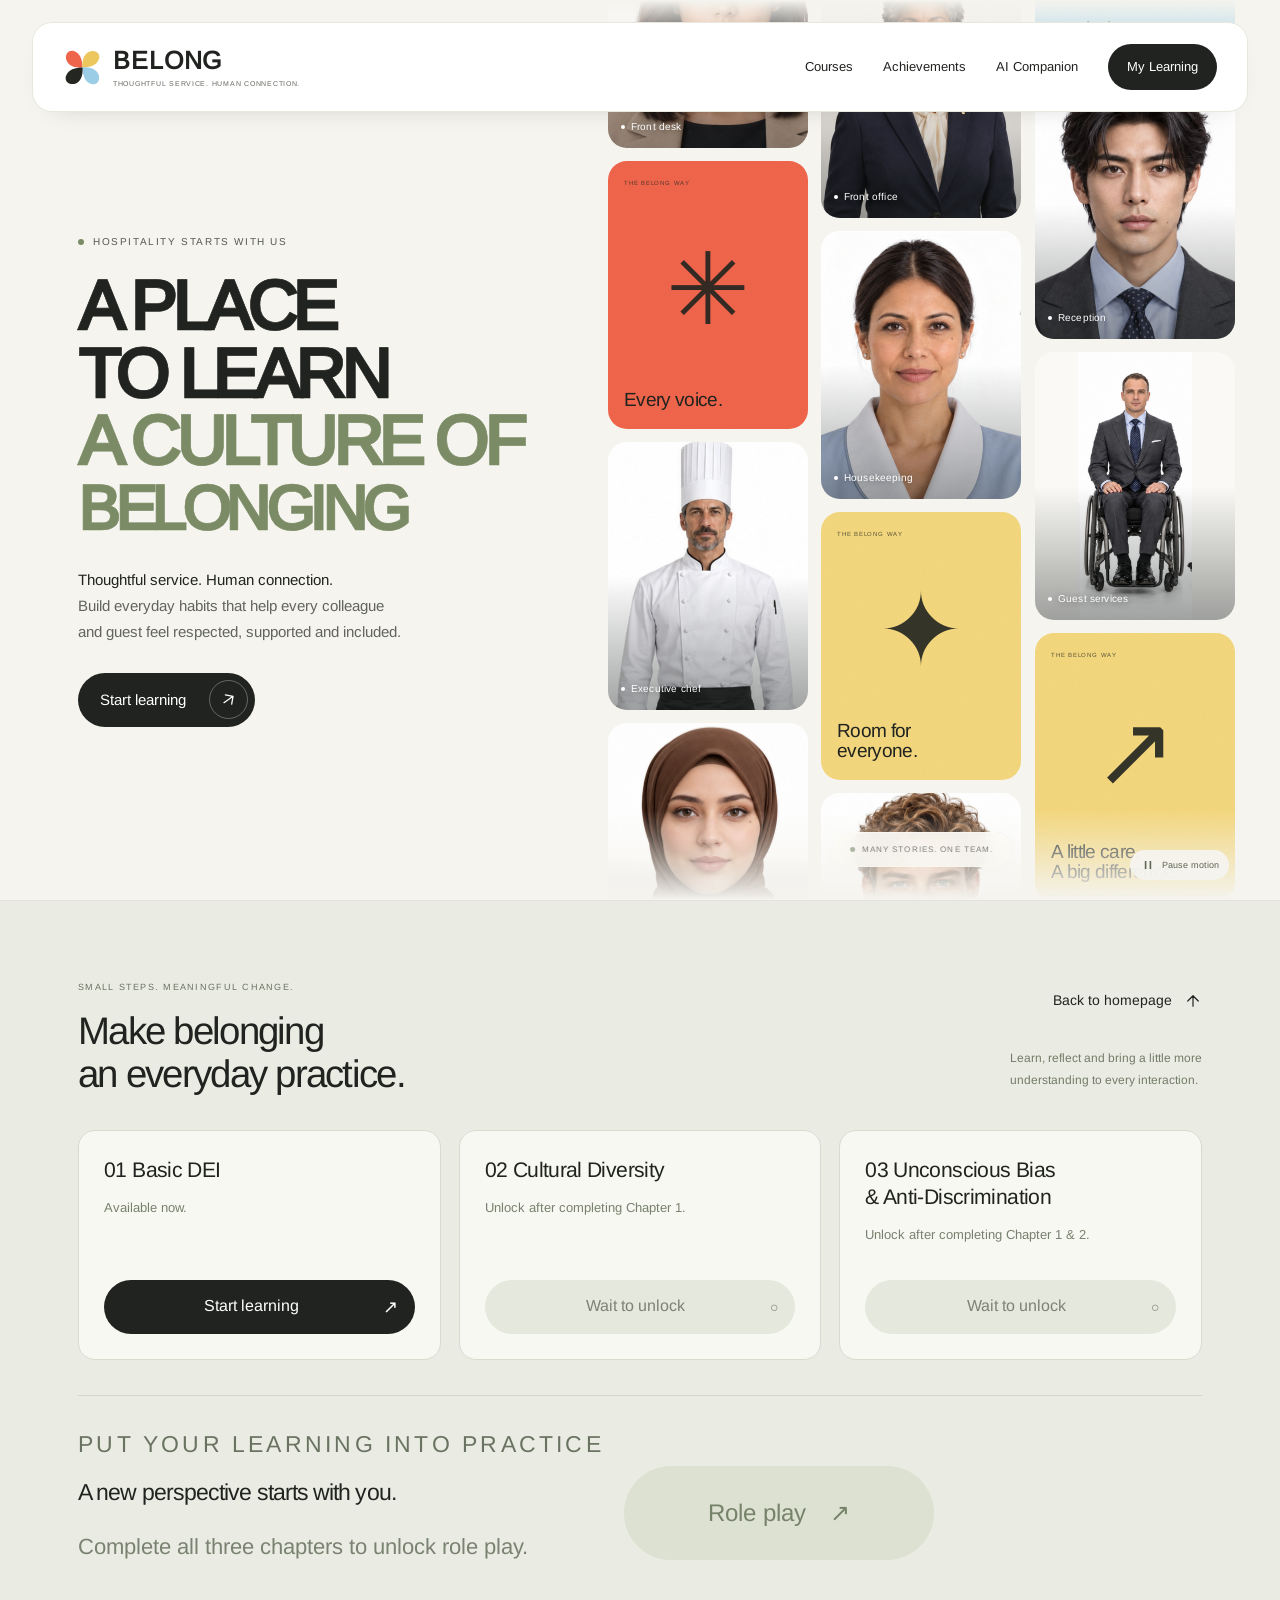
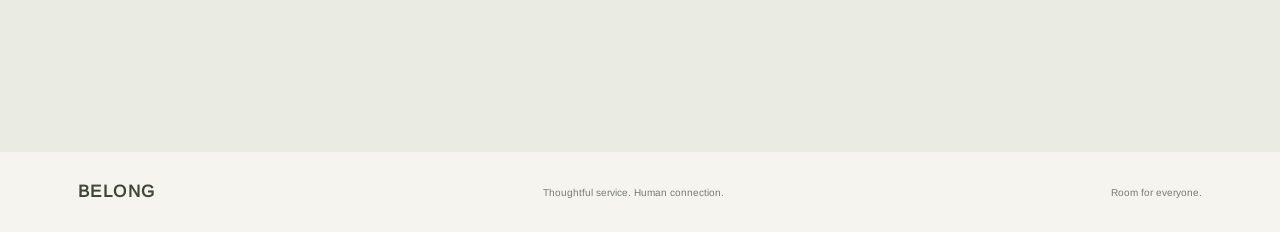
<file: index.html>
<!doctype html>
<html lang="en"><head><meta charset="utf-8"><meta name="viewport" content="width=device-width, initial-scale=1, viewport-fit=cover"><meta name="description" content="BELONG — Basic DEI learning. Thoughtful service. Human connection."><title>BELONG — Thoughtful service. Human connection.</title><link rel="stylesheet" href="styles.css"><link rel="stylesheet" href="learning.css?v=random-id-20261105"><link rel="stylesheet" href="chat-companion.css"><script src="config.js?v=reflections-20261104" defer></script><script src="learning-state.js?v=random-id-20261105" defer></script><script src="reflection-submissions.js?v=participant-code-20261105" defer></script><script src="practice-data.js?v=20261112" defer></script><script src="module-practice.js?v=text-20261112" defer></script><script src="app.js?v=practice-text-20261112" defer></script><link rel="stylesheet" href="module-practice.css?v=20261112"><script src="ai-activity.js?v=20261105" defer></script><script src="chat-companion.js?v=activity-20261105" defer></script><link rel="stylesheet" href="belong-redesign.css"><script src="belong-redesign.js" defer></script><link rel="stylesheet" href="module-intros.css"></head><body><section class="n-13-2 node screen belong-home" data-node-id="13:2" id="screen-13:2" data-screen="13:2" data-title="D01 · Thoughtful service. Human connection.">
<nav class="n-13-3 node navigation home-navigation design-navigation" data-node-id="13:3" aria-label="Main navigation"><p class="n-I13-3-6-12 node" data-node-id="I13:3;6:12"><span class="brand-lockup"><svg class="belong-mark" viewBox="0 0 40 40" fill="none" aria-hidden="true"><path d="M20 20C-2 22 0 0 11 3c7 2 9 10 9 17Z" fill="#ef654b"/><path d="M20 20C18-2 40 0 37 11c-2 7-10 9-17 9Z" fill="#ebc75e"/><path d="M20 20c22-2 20 20 9 17-7-2-9-10-9-17Z" fill="#9bcde6"/><path d="M20 20c2 22-20 20-17 9 2-7 10-9 17-9Z" fill="#242622"/></svg><span class="brand-name">BELONG<small>THOUGHTFUL SERVICE. HUMAN CONNECTION.</small></span></span></p>
<p class="n-I13-3-6-13 node" data-node-id="I13:3;6:13">Courses</p>
<a class="n-I13-3-6-14 node" data-node-id="I13:3;6:14" href="#14:31" data-target="14:31" data-reset-scroll="true">Achievements</a>
<a class="n-I13-3-6-15 node" data-node-id="I13:3;6:15" href="#14:45" data-target="14:45" data-reset-scroll="true">AI Companion</a>
<a class="n-I13-3-6-16 node" data-node-id="I13:3;6:16" href="#14:59" data-target="14:59" data-reset-scroll="true">My Learning</a><button class="home-menu-toggle" type="button" aria-label="Open navigation" aria-expanded="false"><span></span><span></span></button></nav>
<main class="home-main">
<div class="home-hero">
<div class="home-copy n-13-13">
<p class="hero-eyebrow"><span></span> HOSPITALITY STARTS WITH US</p>
<h1 class="home-headline"><span>A place</span><span>to learn</span><span>A culture of</span><span class="headline-last">belonging</span></h1>
<p class="hero-description">Thoughtful service. Human connection.<br>Build everyday habits that help every colleague<br class="desktop-break"> and guest feel respected, supported and included.</p>
<div class="hero-actions"><button class="hero-primary" type="button" data-scroll-courses>Start learning <span><svg viewBox="0 0 24 24" fill="none" aria-hidden="true"><path d="M5 12h14M12 5l7 7-7 7" stroke="currentColor" stroke-width="1.6" stroke-linecap="round" stroke-linejoin="round"/></svg></span></button></div>

</div>
<div class="people-wall" role="img" aria-label="A moving mosaic of diverse digital hotel colleagues across front desk, kitchen, housekeeping and guest services."><div class="people-mosaic" aria-hidden="true"><div class="people-column column-1"><div class="people-track"><div class="people-group"><figure class="people-tile portrait portrait-front-desk"><img src="assets/people/front-desk.jpg" alt="Digital hotel colleague in a beige front desk uniform" width="800" height="1200" decoding="async"><figcaption><span class="role-dot"></span>Front desk</figcaption></figure><div class="people-tile statement-tile tile-coral"><span class="tile-overline">THE BELONG WAY</span><span class="tile-symbol" aria-hidden="true">✳</span><span class="tile-word">Every voice.</span></div><figure class="people-tile portrait portrait-executive-chef"><img src="assets/people/executive-chef.jpg" alt="Mature digital hotel chef in a white toque and chef jacket" width="800" height="1200" decoding="async"><figcaption><span class="role-dot"></span>Executive chef</figcaption></figure><figure class="people-tile portrait portrait-guest-relations"><img src="assets/people/guest-relations.jpg" alt="Digital hotel colleague wearing a brown hijab and tailored uniform" width="800" height="1200" decoding="async"><figcaption><span class="role-dot"></span>Guest relations</figcaption></figure><div class="people-tile statement-tile tile-blue"><span class="tile-overline">THE BELONG WAY</span><span class="tile-symbol" aria-hidden="true">↗</span><span class="tile-word">More alike.<br>More together.</span></div></div><div class="people-group" aria-hidden="true"><figure class="people-tile portrait portrait-front-desk"><img src="assets/people/front-desk.jpg" alt="Digital hotel colleague in a beige front desk uniform" width="800" height="1200" decoding="async"><figcaption><span class="role-dot"></span>Front desk</figcaption></figure><div class="people-tile statement-tile tile-coral"><span class="tile-overline">THE BELONG WAY</span><span class="tile-symbol" aria-hidden="true">✳</span><span class="tile-word">Every voice.</span></div><figure class="people-tile portrait portrait-executive-chef"><img src="assets/people/executive-chef.jpg" alt="Mature digital hotel chef in a white toque and chef jacket" width="800" height="1200" decoding="async"><figcaption><span class="role-dot"></span>Executive chef</figcaption></figure><figure class="people-tile portrait portrait-guest-relations"><img src="assets/people/guest-relations.jpg" alt="Digital hotel colleague wearing a brown hijab and tailored uniform" width="800" height="1200" decoding="async"><figcaption><span class="role-dot"></span>Guest relations</figcaption></figure><div class="people-tile statement-tile tile-blue"><span class="tile-overline">THE BELONG WAY</span><span class="tile-symbol" aria-hidden="true">↗</span><span class="tile-word">More alike.<br>More together.</span></div></div></div></div><div class="people-column column-2"><div class="people-track"><div class="people-group"><figure class="people-tile portrait portrait-front-office"><img src="assets/people/front-office.jpg" alt="Mature Black digital hotel manager in a navy front office uniform" width="800" height="1200" decoding="async"><figcaption><span class="role-dot"></span>Front office</figcaption></figure><figure class="people-tile portrait portrait-housekeeping"><img src="assets/people/housekeeping.jpg" alt="Mature digital hotel colleague in a blue housekeeping uniform" width="800" height="1200" decoding="async"><figcaption><span class="role-dot"></span>Housekeeping</figcaption></figure><div class="people-tile statement-tile tile-yellow"><span class="tile-overline">THE BELONG WAY</span><span class="tile-symbol" aria-hidden="true">✦</span><span class="tile-word">Room for<br>everyone.</span></div><figure class="people-tile portrait portrait-concierge"><img src="assets/people/concierge.jpg" alt="Young digital hotel colleague with curly hair in a tailored suit" width="800" height="1200" decoding="async"><figcaption><span class="role-dot"></span>Concierge</figcaption></figure><div class="people-tile statement-tile tile-dark"><span class="tile-overline">THE BELONG WAY</span><span class="tile-symbol" aria-hidden="true">◎</span><span class="tile-word">One team.<br>Many stories.</span></div></div><div class="people-group" aria-hidden="true"><figure class="people-tile portrait portrait-front-office"><img src="assets/people/front-office.jpg" alt="Mature Black digital hotel manager in a navy front office uniform" width="800" height="1200" decoding="async"><figcaption><span class="role-dot"></span>Front office</figcaption></figure><figure class="people-tile portrait portrait-housekeeping"><img src="assets/people/housekeeping.jpg" alt="Mature digital hotel colleague in a blue housekeeping uniform" width="800" height="1200" decoding="async"><figcaption><span class="role-dot"></span>Housekeeping</figcaption></figure><div class="people-tile statement-tile tile-yellow"><span class="tile-overline">THE BELONG WAY</span><span class="tile-symbol" aria-hidden="true">✦</span><span class="tile-word">Room for<br>everyone.</span></div><figure class="people-tile portrait portrait-concierge"><img src="assets/people/concierge.jpg" alt="Young digital hotel colleague with curly hair in a tailored suit" width="800" height="1200" decoding="async"><figcaption><span class="role-dot"></span>Concierge</figcaption></figure><div class="people-tile statement-tile tile-dark"><span class="tile-overline">THE BELONG WAY</span><span class="tile-symbol" aria-hidden="true">◎</span><span class="tile-word">One team.<br>Many stories.</span></div></div></div></div><div class="people-column column-3"><div class="people-track"><div class="people-group"><div class="people-tile statement-tile tile-blue"><span class="tile-overline">THE BELONG WAY</span><span class="tile-symbol" aria-hidden="true">✳</span><span class="tile-word">You belong.</span></div><figure class="people-tile portrait portrait-reception"><img src="assets/people/reception.jpg" alt="Digital hotel colleague with dark hair in a gray reception uniform" width="800" height="1200" decoding="async"><figcaption><span class="role-dot"></span>Reception</figcaption></figure><figure class="people-tile portrait portrait-guest-services"><img src="assets/people/guest-services.jpg" alt="Digital hotel colleague in a gray suit using a wheelchair" width="800" height="1200" decoding="async"><figcaption><span class="role-dot"></span>Guest services</figcaption></figure><div class="people-tile statement-tile tile-yellow"><span class="tile-overline">THE BELONG WAY</span><span class="tile-symbol" aria-hidden="true">↗</span><span class="tile-word">A little care.<br>A big difference.</span></div><figure class="people-tile portrait portrait-hospitality"><img src="assets/people/hospitality.jpg" alt="Digital hotel colleague wearing a beige hospitality uniform" width="800" height="1200" decoding="async"><figcaption><span class="role-dot"></span>Hospitality</figcaption></figure></div><div class="people-group" aria-hidden="true"><div class="people-tile statement-tile tile-blue"><span class="tile-overline">THE BELONG WAY</span><span class="tile-symbol" aria-hidden="true">✳</span><span class="tile-word">You belong.</span></div><figure class="people-tile portrait portrait-reception"><img src="assets/people/reception.jpg" alt="Digital hotel colleague with dark hair in a gray reception uniform" width="800" height="1200" decoding="async"><figcaption><span class="role-dot"></span>Reception</figcaption></figure><figure class="people-tile portrait portrait-guest-services"><img src="assets/people/guest-services.jpg" alt="Digital hotel colleague in a gray suit using a wheelchair" width="800" height="1200" decoding="async"><figcaption><span class="role-dot"></span>Guest services</figcaption></figure><div class="people-tile statement-tile tile-yellow"><span class="tile-overline">THE BELONG WAY</span><span class="tile-symbol" aria-hidden="true">↗</span><span class="tile-word">A little care.<br>A big difference.</span></div><figure class="people-tile portrait portrait-hospitality"><img src="assets/people/hospitality.jpg" alt="Digital hotel colleague wearing a beige hospitality uniform" width="800" height="1200" decoding="async"><figcaption><span class="role-dot"></span>Hospitality</figcaption></figure></div></div></div></div><div class="wall-caption"><span class="live-dot"></span> MANY STORIES. ONE TEAM.</div></div>
<button type="button" class="motion-toggle" aria-pressed="false" aria-label="Pause portrait animation"><svg viewBox="0 0 20 20" aria-hidden="true"><path d="M7 5v10M13 5v10" stroke="currentColor" stroke-width="2"/></svg><span>Pause motion</span></button>

</div>
<section class="home-curriculum" id="courses" aria-labelledby="curriculum-title"><div class="curriculum-heading"><div><p class="section-eyebrow">SMALL STEPS. MEANINGFUL CHANGE.</p><h2 id="curriculum-title">Make belonging<br>an everyday practice.</h2></div><div class="curriculum-summary"><button class="curriculum-back" type="button" data-scroll-home>Back to homepage <svg viewBox="0 0 24 24" fill="none" aria-hidden="true"><path d="M12 19V5M5 12l7-7 7 7" stroke="currentColor" stroke-width="1.6" stroke-linecap="round" stroke-linejoin="round"/></svg></button><p>Learn, reflect and bring a little more<br>understanding to every interaction.</p></div></div><div class="n-13-19 node courses" data-node-id="13:19"><article class="n-13-20 node course-card" data-node-id="13:20"><h2 class="n-13-21 node" data-node-id="13:21">01  Basic DEI</h2>
<p class="n-13-22 node" data-node-id="13:22">Available now.</p>
<button class="n-13-23 node action" data-node-id="13:23" type="button" data-target="13:35" data-reset-scroll="true"><p class="n-I13-23-6-5 node" data-node-id="I13:23;6:5">Start learning</p></button></article>
<article class="n-13-25 node course-card" data-node-id="13:25"><h2 class="n-13-26 node" data-node-id="13:26">02  Cultural Diversity</h2>
<p class="n-13-27 node" data-node-id="13:27">Unlock after completing Chapter 1.</p>
<button class="n-13-28 node action" data-node-id="13:28" type="button" data-target="chapter-2" disabled aria-disabled="true" data-reset-scroll="true"><p class="n-I13-28-6-5 node" data-node-id="I13:28;6:5">Wait to unlock</p></button></article>
<article class="n-13-30 node course-card" data-node-id="13:30"><h2 class="n-13-31 node" data-node-id="13:31">03  Unconscious Bias &amp; Anti-Discrimination</h2>
<p class="n-13-32 node" data-node-id="13:32">Unlock after completing Chapter 1 &amp; 2.</p>
<button class="n-13-33 node action" data-node-id="13:33" type="button" data-target="chapter-3" disabled aria-disabled="true" data-reset-scroll="true"><p class="n-I13-33-6-5 node" data-node-id="I13:33;6:5">Wait to unlock</p></button></article></div><div class="roleplay-strip"><div class="roleplay-copy"><span class="section-eyebrow">PUT YOUR LEARNING INTO PRACTICE</span><div class="roleplay-heading"><h3>A new perspective starts with you.</h3><button class="home-role-gateway" type="button" data-target="16:509" disabled aria-disabled="true" aria-label="Role play is available after all three chapters"><span class="role-default">Role play <span aria-hidden="true">↗</span></span><span class="role-gateway-label" hidden>Start role play ↗</span></button></div><p>Complete all three chapters to unlock role play.</p></div></div></section>
</main><footer class="home-footer"><span>BELONG</span><p>Thoughtful service. Human connection.</p><span>Room for everyone.</span></footer>
</section>
<section class="screen module-screen module-basic" id="screen-13:35" data-screen="13:35" data-chapter="0" data-view="intro" data-title="Module 01 · Basic DEI" hidden>
<nav class="navigation module-navigation design-navigation" aria-label="Main navigation"><a class="module-brand" href="#13:2" data-nav="13:2" data-target="13:2" aria-label="BELONG home"><span class="brand-lockup"><svg class="belong-mark" viewBox="0 0 40 40" fill="none" aria-hidden="true"><path d="M20 20C-2 22 0 0 11 3c7 2 9 10 9 17Z" fill="#ef654b"/><path d="M20 20C18-2 40 0 37 11c-2 7-10 9-17 9Z" fill="#ebc75e"/><path d="M20 20c22-2 20 20 9 17-7-2-9-10-9-17Z" fill="#9bcde6"/><path d="M20 20c2 22-20 20-17 9 2-7 10-9 17-9Z" fill="#242622"/></svg><span class="brand-name">BELONG<small>THOUGHTFUL SERVICE. HUMAN CONNECTION.</small></span></span></a><a href="#13:2" data-target="13:2" aria-current="page">Courses</a><a href="#14:31" data-target="14:31">Achievements</a><a href="#14:45" data-target="14:45">AI Companion</a><a href="#14:59" data-target="14:59">My Learning</a><button class="home-menu-toggle" type="button" aria-label="Open navigation" aria-expanded="false"><span></span><span></span></button></nav>
<main class="module-main"><div class="module-layout"><div class="module-copy">
<p class="module-eyebrow"><span aria-hidden="true"></span>Courses / Module 01</p>
<h1 class="module-title"><span>Basic</span><span>DEI</span></h1>
<h2 class="module-tagline">Small actions. A more inclusive team.</h2>
<p class="module-description">Understand diversity, equity and inclusion — and what they mean in everyday hospitality.</p>
<ul class="module-outcomes" aria-label="What you will learn"><li><svg viewBox="0 0 32 32" fill="none" stroke="currentColor" stroke-width="1.4" stroke-linecap="round" stroke-linejoin="round" aria-hidden="true"><circle cx="8" cy="8" r="4"/><circle cx="22" cy="8" r="4"/><path d="M1 28v-6c0-7 14-7 14 0v6M17 28v-6c0-6 14-6 14 0v6"/></svg><span>Recognise what makes each of us different</span></li><li><svg viewBox="0 0 32 32" fill="none" stroke="currentColor" stroke-width="1.4" stroke-linecap="round" stroke-linejoin="round" aria-hidden="true"><path d="M16 2v28M9 30h14M3 9h26M6 9l-5 12h10L6 9ZM26 9l-5 12h10L26 9Z"/></svg><span>Understand fairness and equal opportunity</span></li><li><svg viewBox="0 0 32 32" fill="none" stroke="currentColor" stroke-width="1.4" stroke-linecap="round" stroke-linejoin="round" aria-hidden="true"><path d="m16 29-12-12C-4 7 9-1 16 8 23-1 36 7 28 17Z"/></svg><span>Make inclusion an everyday habit</span></li></ul>
<div class="module-actions"><button class="module-start action" type="button" data-target="14:73" data-reset-scroll="true"><p>Start learning</p><span class="module-action-icon"><svg viewBox="0 0 24 24" fill="none" aria-hidden="true"><path d="M6 18 18 6M6 6h12v12" stroke="currentColor" stroke-width="1.6" stroke-linecap="round" stroke-linejoin="round"/></svg></span></button><a class="module-back" href="#13:2" data-target="13:2" data-reset-scroll="true">Back to courses</a></div>
</div><figure class="module-art module-art--basic"><img src="assets/modules/basic-dei.webp" alt="Torn-paper portrait collage of four hotel colleagues, including front desk, management, kitchen and housekeeping roles" width="787" height="771" decoding="async"></figure></div>
<footer class="module-footer"><span class="module-footer-rule" aria-hidden="true"></span><span>01 / 03</span><span>Basic DEI</span></footer></main>
</section>
<section class="n-14-17 node screen" data-node-id="14:17" id="screen-14:17" data-screen="14:17" data-title="D03 · More learning is on its way." hidden><nav class="n-14-18 node navigation" data-node-id="14:18" aria-label="Main navigation"><a class="n-I14-18-6-12 node" data-node-id="I14:18;6:12" href="#13:2" data-target="13:2" data-reset-scroll="true">B E L O N G</a>
<a class="n-I14-18-6-13 node" data-node-id="I14:18;6:13" href="#13:2" data-target="13:2" data-reset-scroll="true">Courses</a>
<a class="n-I14-18-6-14 node" data-node-id="I14:18;6:14" href="#14:31" data-target="14:31" data-reset-scroll="true">Achievements</a>
<a class="n-I14-18-6-15 node" data-node-id="I14:18;6:15" href="#14:45" data-target="14:45" data-reset-scroll="true">AI Companion</a>
<a class="n-I14-18-6-16 node" data-node-id="I14:18;6:16" href="#14:59" data-target="14:59" data-reset-scroll="true">My Learning</a></nav>
<main class="n-14-24 node content" data-node-id="14:24"><p class="n-14-25 node" data-node-id="14:25">B E L O N G   /   BASIC DEI</p>
<h1 class="n-14-26 node" data-node-id="14:26">More learning is on its way.</h1>
<h2 class="n-14-27 node" data-node-id="14:27">Complete earlier chapters to unlock the next video.</h2>
<button class="n-14-28 node action" data-node-id="14:28" type="button" data-target="13:2" data-reset-scroll="true"><p class="n-I14-28-6-3 node" data-node-id="I14:28;6:3">Back to courses</p></button>
</main></section>
<section class="n-14-31 node screen" data-node-id="14:31" id="screen-14:31" data-screen="14:31" data-title="D04 · Your achievements" hidden><nav class="n-14-32 node navigation" data-node-id="14:32" aria-label="Main navigation"><a class="n-I14-32-6-12 node" data-node-id="I14:32;6:12" href="#13:2" data-target="13:2" data-reset-scroll="true">B E L O N G</a>
<a class="n-I14-32-6-13 node" data-node-id="I14:32;6:13" href="#13:2" data-target="13:2" data-reset-scroll="true">Courses</a>
<p class="n-I14-32-6-14 node" data-node-id="I14:32;6:14">Achievements</p>
<a class="n-I14-32-6-15 node" data-node-id="I14:32;6:15" href="#14:45" data-target="14:45" data-reset-scroll="true">AI Companion</a>
<a class="n-I14-32-6-16 node" data-node-id="I14:32;6:16" href="#14:59" data-target="14:59" data-reset-scroll="true">My Learning</a></nav>
<main class="n-14-38 node content" data-node-id="14:38"><p class="n-14-39 node" data-node-id="14:39">B E L O N G   /   BASIC DEI</p>
<h1 class="n-14-40 node" data-node-id="14:40">Your achievements</h1>
<h2 class="n-14-41 node" data-node-id="14:41">Your learning story starts here. Complete your first course to receive a completion reward. No scores or streaks have been recorded yet.</h2>

</main></section>
<section class="n-14-45 node screen" data-node-id="14:45" id="screen-14:45" data-screen="14:45" data-title="D05 · Your AI Companion" hidden><nav class="n-14-46 node navigation" data-node-id="14:46" aria-label="Main navigation"><a class="n-I14-46-6-12 node" data-node-id="I14:46;6:12" href="#13:2" data-target="13:2" data-reset-scroll="true">B E L O N G</a>
<a class="n-I14-46-6-13 node" data-node-id="I14:46;6:13" href="#13:2" data-target="13:2" data-reset-scroll="true">Courses</a>
<a class="n-I14-46-6-14 node" data-node-id="I14:46;6:14" href="#14:31" data-target="14:31" data-reset-scroll="true">Achievements</a>
<p class="n-I14-46-6-15 node" data-node-id="I14:46;6:15">AI Companion</p>
<a class="n-I14-46-6-16 node" data-node-id="I14:46;6:16" href="#14:59" data-target="14:59" data-reset-scroll="true">My Learning</a></nav><main class="n-14-52 node content chat-page" data-node-id="14:52"><header class="companion-topbar"><div><p class="companion-eyebrow">B E L O N G / AI COMPANION</p><h1>Your AI Companion</h1></div><span class="companion-model">deepseek-v4.1-flash</span></header>
<div class="companion-app" data-chat-app><aside class="chat-sidebar" aria-label="Chat history"><button type="button" class="chat-new" data-chat-new><span aria-hidden="true">＋</span> New chat</button><p class="chat-history-title">Recent chats</p><nav class="chat-history" aria-label="Recent chats" data-chat-history></nav></aside><section class="chat-workspace" aria-label="Conversation"><div class="chat-messages" role="log" aria-label="Messages" aria-live="off" data-chat-messages></div><div class="chat-bottom"><p class="chat-status" role="status" aria-live="polite" data-chat-status></p><form class="chat-composer" data-chat-form><label class="chat-sr-only" for="companion-message">Message AI Companion</label><textarea id="companion-message" name="message" rows="1" placeholder="Message AI Companion…" maxlength="12000" data-chat-input></textarea><button type="submit" class="chat-send" aria-label="Send message" data-chat-send disabled><svg viewBox="0 0 24 24" fill="none" aria-hidden="true"><path d="M12 19V5M5.5 11.5 12 5l6.5 6.5" stroke="currentColor" stroke-width="2" stroke-linecap="round" stroke-linejoin="round"/></svg></button><button type="button" class="chat-send chat-stop" aria-label="Stop generating" data-chat-stop hidden><svg viewBox="0 0 24 24" fill="currentColor" aria-hidden="true"><rect x="6" y="6" width="12" height="12" rx="2"/></svg></button></form><p class="chat-disclaimer">AI can make mistakes. Check important information. Your chat messages and interaction times are recorded for this study. A participant code you enter in Role play will be linked to these records.</p></div></section></div></main></section>
<section class="n-14-59 node screen" data-node-id="14:59" id="screen-14:59" data-screen="14:59" data-title="D06 · My learning" hidden><nav class="n-14-60 node navigation" data-node-id="14:60" aria-label="Main navigation"><a class="n-I14-60-6-12 node" data-node-id="I14:60;6:12" href="#13:2" data-target="13:2" data-reset-scroll="true">B E L O N G</a>
<a class="n-I14-60-6-13 node" data-node-id="I14:60;6:13" href="#13:2" data-target="13:2" data-reset-scroll="true">Courses</a>
<a class="n-I14-60-6-14 node" data-node-id="I14:60;6:14" href="#14:31" data-target="14:31" data-reset-scroll="true">Achievements</a>
<a class="n-I14-60-6-15 node" data-node-id="I14:60;6:15" href="#14:45" data-target="14:45" data-reset-scroll="true">AI Companion</a>
<p class="n-I14-60-6-16 node" data-node-id="I14:60;6:16">My Learning</p></nav>
<main class="n-14-66 node content" data-node-id="14:66"><p class="n-14-67 node" data-node-id="14:67">B E L O N G   /   BASIC DEI</p>
<h1 class="n-14-68 node" data-node-id="14:68">My learning</h1>
<h2 class="n-14-69 node" data-node-id="14:69">Chapter 1: Basic DEI → Chapter 2: Cultural Diversity → Chapter 3: Unconscious Bias &amp; Anti-Discrimination
Role play → Coach feedback
Resume your saved stage. Your video progress is retained.</h2>
<button class="n-14-70 node action" data-node-id="14:70" type="button" data-target="14:73" data-reset-scroll="true"><p class="n-I14-70-6-3 node" data-node-id="I14:70;6:3">Resume video</p></button>
</main></section>
<section class="n-14-73 node screen" data-node-id="14:73" id="screen-14:73" data-screen="14:73" data-chapter="0" data-view="start" data-title="D07 · Watch. Reflect. Include." hidden><nav class="n-14-74 node navigation" data-node-id="14:74" aria-label="Main navigation"><a class="n-I14-74-6-12 node" data-node-id="I14:74;6:12" href="#14:144" data-target="14:144" data-reset-scroll="true">B E L O N G</a>
<a class="n-I14-74-6-13 node" data-node-id="I14:74;6:13" href="#14:144" data-target="14:144" data-reset-scroll="true">Courses</a>
<a class="n-I14-74-6-14 node" data-node-id="I14:74;6:14" href="#14:144" data-target="14:144" data-reset-scroll="true">Achievements</a>
<a class="n-I14-74-6-15 node" data-node-id="I14:74;6:15" href="#14:144" data-target="14:144" data-reset-scroll="true">AI Companion</a>
<a class="n-I14-74-6-16 node" data-node-id="I14:74;6:16" href="#14:144" data-target="14:144" data-reset-scroll="true">My Learning</a></nav>
<main class="n-14-80 node content" data-node-id="14:80"><p class="n-14-81 node" data-node-id="14:81">B E L O N G   /   BASIC DEI</p>
<h1 class="n-14-82 node" data-node-id="14:82">Watch. Reflect. Include.</h1>
<h2 class="n-14-83 node" data-node-id="14:83">Basic DEI · Learning video
00:00 / Loading…
First viewing: pause and revisit watched sections. Unwatched sections cannot be skipped.</h2>
<div class="n-14-84 node" data-node-id="14:84"><h2 class="n-14-85 node" data-node-id="14:85">BASIC DEI
Diversity · Equity · Inclusion</h2>
</div>
<button class="n-14-87 node action" data-node-id="14:87" type="button" data-target="14:90" data-reset-scroll="true"><p class="n-I14-87-6-3 node" data-node-id="I14:87;6:3">Play video</p></button>
</main></section>
<section class="n-14-90 node screen" data-node-id="14:90" id="screen-14:90" data-screen="14:90" data-chapter="0" data-view="playing" data-title="D08 · Learning video in progress" hidden><nav class="n-14-91 node navigation" data-node-id="14:91" aria-label="Main navigation"><a class="n-I14-91-6-12 node" data-node-id="I14:91;6:12" href="#14:144" data-target="14:144" data-reset-scroll="true">B E L O N G</a>
<a class="n-I14-91-6-13 node" data-node-id="I14:91;6:13" href="#14:144" data-target="14:144" data-reset-scroll="true">Courses</a>
<a class="n-I14-91-6-14 node" data-node-id="I14:91;6:14" href="#14:144" data-target="14:144" data-reset-scroll="true">Achievements</a>
<a class="n-I14-91-6-15 node" data-node-id="I14:91;6:15" href="#14:144" data-target="14:144" data-reset-scroll="true">AI Companion</a>
<a class="n-I14-91-6-16 node" data-node-id="I14:91;6:16" href="#14:144" data-target="14:144" data-reset-scroll="true">My Learning</a></nav>
<main class="n-14-97 node content" data-node-id="14:97"><p class="n-14-98 node" data-node-id="14:98">B E L O N G   /   BASIC DEI</p>
<h1 class="n-14-99 node" data-node-id="14:99">Learning video in progress</h1>
<h2 class="n-14-100 node" data-node-id="14:100">00:00 / Loading…
Video pauses when you leave this page. Your watched progress is retained.</h2>
<div class="n-14-101 node" data-node-id="14:101"><h2 class="n-14-102 node" data-node-id="14:102">BASIC DEI
Diversity · Equity · Inclusion</h2>
</div>



<button class="n-14-87 node action" type="button" data-target="14:90"><p class="n-I14-87-6-3 node">Play video</p></button>
</main></section>
<section class="n-14-111 node screen" data-node-id="14:111" id="screen-14:111" data-screen="14:111" data-chapter="0" data-view="done" data-title="D09 · Ready to put it into practice?" hidden><nav class="n-14-112 node navigation" data-node-id="14:112" aria-label="Main navigation"><a class="n-I14-112-6-12 node" data-node-id="I14:112;6:12" href="#14:144" data-target="14:144" data-reset-scroll="true">B E L O N G</a>
<a class="n-I14-112-6-13 node" data-node-id="I14:112;6:13" href="#14:144" data-target="14:144" data-reset-scroll="true">Courses</a>
<a class="n-I14-112-6-14 node" data-node-id="I14:112;6:14" href="#14:144" data-target="14:144" data-reset-scroll="true">Achievements</a>
<a class="n-I14-112-6-15 node" data-node-id="I14:112;6:15" href="#14:144" data-target="14:144" data-reset-scroll="true">AI Companion</a>
<a class="n-I14-112-6-16 node" data-node-id="I14:112;6:16" href="#14:144" data-target="14:144" data-reset-scroll="true">My Learning</a></nav>
<main class="n-14-118 node content" data-node-id="14:118"><p class="n-14-119 node" data-node-id="14:119">B E L O N G   /   BASIC DEI</p>
<h1 class="n-14-120 node" data-node-id="14:120">Ready to put it into practice?</h1>
<h2 class="n-14-121 node" data-node-id="14:121">Video completed. You can now move to practice part.</h2>
<div class="n-14-122 node" data-node-id="14:122"><h2 class="n-14-123 node" data-node-id="14:123">BASIC DEI
Diversity · Equity · Inclusion</h2>
</div>
<button class="n-14-125 node action" data-node-id="14:125" type="button" data-target="13:2" data-next-chapter="true" data-reset-scroll="true"><p class="n-I14-125-6-3 node" data-node-id="I14:125;6:3">Move to Chapter 2</p></button>

</main></section>
<section class="n-14-130 node screen" data-node-id="14:130" id="screen-14:130" data-screen="14:130" data-chapter="0" data-view="error" data-title="D10 · Your video could not load" hidden><nav class="n-14-131 node navigation" data-node-id="14:131" aria-label="Main navigation"><a class="n-I14-131-6-12 node" data-node-id="I14:131;6:12" href="#14:144" data-target="14:144" data-reset-scroll="true">B E L O N G</a>
<a class="n-I14-131-6-13 node" data-node-id="I14:131;6:13" href="#14:144" data-target="14:144" data-reset-scroll="true">Courses</a>
<a class="n-I14-131-6-14 node" data-node-id="I14:131;6:14" href="#14:144" data-target="14:144" data-reset-scroll="true">Achievements</a>
<a class="n-I14-131-6-15 node" data-node-id="I14:131;6:15" href="#14:144" data-target="14:144" data-reset-scroll="true">AI Companion</a>
<a class="n-I14-131-6-16 node" data-node-id="I14:131;6:16" href="#14:144" data-target="14:144" data-reset-scroll="true">My Learning</a></nav>
<main class="n-14-137 node content" data-node-id="14:137"><p class="n-14-138 node" data-node-id="14:138">B E L O N G   /   BASIC DEI</p>
<h1 class="n-14-139 node" data-node-id="14:139">Your video could not load</h1>
<h2 class="n-14-140 node" data-node-id="14:140">Your watched progress is safe. Reload the video to continue. A technical problem is not a failed learning attempt.</h2>
<button class="n-14-141 node action" data-node-id="14:141" type="button" data-target="14:90" data-reset-scroll="true"><p class="n-I14-141-6-3 node" data-node-id="I14:141;6:3">Reload video</p></button>
</main></section>
<section class="n-14-144 node screen" data-node-id="14:144" id="screen-14:144" data-screen="14:144" data-title="D11 · Save and leave?" hidden><nav class="n-14-145 node navigation" data-node-id="14:145" aria-label="Main navigation"><a class="n-I14-145-6-12 node" data-node-id="I14:145;6:12" href="#13:2" data-target="13:2" data-reset-scroll="true">B E L O N G</a>
<a class="n-I14-145-6-13 node" data-node-id="I14:145;6:13" href="#13:2" data-target="13:2" data-reset-scroll="true">Courses</a>
<a class="n-I14-145-6-14 node" data-node-id="I14:145;6:14" href="#14:31" data-target="14:31" data-reset-scroll="true">Achievements</a>
<a class="n-I14-145-6-15 node" data-node-id="I14:145;6:15" href="#14:45" data-target="14:45" data-reset-scroll="true">AI Companion</a>
<a class="n-I14-145-6-16 node" data-node-id="I14:145;6:16" href="#14:59" data-target="14:59" data-reset-scroll="true">My Learning</a></nav>
<main class="n-14-151 node content" data-node-id="14:151"><p class="n-14-152 node" data-node-id="14:152">B E L O N G   /   BASIC DEI</p>
<h1 class="n-14-153 node" data-node-id="14:153">Save and leave?</h1>
<h2 class="n-14-154 node" data-node-id="14:154">Your video progress and current draft will be retained. Return to resume this stage.</h2>
<button class="n-14-155 node action" data-node-id="14:155" type="button" data-target="14:59" data-reset-scroll="true"><p class="n-I14-155-6-3 node" data-node-id="I14:155;6:3">Save and leave</p></button>
<button class="n-14-157 node action" data-node-id="14:157" type="button" data-target="14:73" data-reset-scroll="true"><p class="n-I14-157-6-5 node" data-node-id="I14:157;6:5">Keep learning</p></button>
</main></section>
<section class="n-14-160 node screen" data-node-id="14:160" id="screen-14:160" data-screen="14:160" data-title="D12 · We could not save your progress" hidden><nav class="n-14-161 node navigation" data-node-id="14:161" aria-label="Main navigation"><a class="n-I14-161-6-12 node" data-node-id="I14:161;6:12" href="#14:144" data-target="14:144" data-reset-scroll="true">B E L O N G</a>
<a class="n-I14-161-6-13 node" data-node-id="I14:161;6:13" href="#14:144" data-target="14:144" data-reset-scroll="true">Courses</a>
<a class="n-I14-161-6-14 node" data-node-id="I14:161;6:14" href="#14:144" data-target="14:144" data-reset-scroll="true">Achievements</a>
<a class="n-I14-161-6-15 node" data-node-id="I14:161;6:15" href="#14:144" data-target="14:144" data-reset-scroll="true">AI Companion</a>
<a class="n-I14-161-6-16 node" data-node-id="I14:161;6:16" href="#14:144" data-target="14:144" data-reset-scroll="true">My Learning</a></nav>
<main class="n-14-167 node content" data-node-id="14:167"><p class="n-14-168 node" data-node-id="14:168">B E L O N G   /   BASIC DEI</p>
<h1 class="n-14-169 node" data-node-id="14:169">We could not save your progress</h1>
<h2 class="n-14-170 node" data-node-id="14:170">Your progress is still here. Please retry. You will only proceed once it has been saved.</h2>
<button class="n-14-171 node action" data-node-id="14:171" type="button" data-target="14:73" data-reset-scroll="true"><p class="n-I14-171-6-3 node" data-node-id="I14:171;6:3">Retry saving</p></button>
</main></section>
<section class="n-16-509 node screen" data-node-id="16:509" id="screen-16:509" data-screen="16:509" data-chapter="3" data-view="intro" data-title="Role play · Role play" hidden><nav class="n-16-510 node navigation" data-node-id="16:510" aria-label="Main navigation"><a class="n-I16-510-6-12 node" data-node-id="I16:510;6:12" href="#14:144" data-target="14:144" data-reset-scroll="true">B E L O N G</a>
<a class="n-I16-510-6-13 node" data-node-id="I16:510;6:13" href="#14:144" data-target="14:144" data-reset-scroll="true">Courses</a>
<a class="n-I16-510-6-14 node" data-node-id="I16:510;6:14" href="#14:144" data-target="14:144" data-reset-scroll="true">Achievements</a>
<a class="n-I16-510-6-15 node" data-node-id="I16:510;6:15" href="#14:144" data-target="14:144" data-reset-scroll="true">AI Companion</a>
<a class="n-I16-510-6-16 node" data-node-id="I16:510;6:16" href="#14:144" data-target="14:144" data-reset-scroll="true">My Learning</a></nav>
<main class="n-16-516 node content" data-node-id="16:516"><p class="n-16-517 node" data-node-id="16:517">B E L O N G   /   ROLE PLAY</p>
<h1 class="n-16-518 node" data-node-id="16:518">Role play</h1>
<h2 class="n-16-519 node" data-node-id="16:519">Watch a video and then write down your thoughts.</h2>
<button class="n-16-521 node action" data-node-id="16:521" type="button" data-target="role-video" data-reset-scroll="true"><p class="n-I16-521-6-3 node" data-node-id="I16:521;6:3">Start practice</p></button>
</main></section>
<section class="screen module-screen module-culture" id="screen-chapter-2" data-screen="chapter-2" data-chapter="1" data-view="intro" data-title="Module 02 · Cultural Diversity" hidden>
<nav class="navigation module-navigation design-navigation" aria-label="Main navigation"><a class="module-brand" href="#13:2" data-nav="13:2" data-target="13:2" aria-label="BELONG home"><span class="brand-lockup"><svg class="belong-mark" viewBox="0 0 40 40" fill="none" aria-hidden="true"><path d="M20 20C-2 22 0 0 11 3c7 2 9 10 9 17Z" fill="#ef654b"/><path d="M20 20C18-2 40 0 37 11c-2 7-10 9-17 9Z" fill="#ebc75e"/><path d="M20 20c22-2 20 20 9 17-7-2-9-10-9-17Z" fill="#9bcde6"/><path d="M20 20c2 22-20 20-17 9 2-7 10-9 17-9Z" fill="#242622"/></svg><span class="brand-name">BELONG<small>THOUGHTFUL SERVICE. HUMAN CONNECTION.</small></span></span></a><a href="#13:2" data-target="13:2" aria-current="page">Courses</a><a href="#14:31" data-target="14:31">Achievements</a><a href="#14:45" data-target="14:45">AI Companion</a><a href="#14:59" data-target="14:59">My Learning</a><button class="home-menu-toggle" type="button" aria-label="Open navigation" aria-expanded="false"><span></span><span></span></button></nav>
<main class="module-main"><div class="module-layout"><div class="module-copy">
<p class="module-eyebrow"><span aria-hidden="true"></span>Courses / Module 02</p>
<h1 class="module-title"><span>Cultural</span><span>Diversity</span></h1>
<h2 class="module-tagline">Different people. Shared purpose.</h2>
<p class="module-description">Explore how cultural backgrounds, values and experiences shape the way we work together.</p>
<ul class="module-outcomes" aria-label="What you will learn"><li><svg viewBox="0 0 32 32" fill="none" stroke="currentColor" stroke-width="1.4" stroke-linecap="round" stroke-linejoin="round" aria-hidden="true"><circle cx="16" cy="16" r="14"/><ellipse cx="16" cy="16" rx="6" ry="14"/><path d="M3 11h26M3 21h26"/></svg><span>Value different cultures and perspectives</span></li><li><svg viewBox="0 0 32 32" fill="none" stroke="currentColor" stroke-width="1.4" stroke-linecap="round" stroke-linejoin="round" aria-hidden="true"><path d="M3 3h26v20H15l-8 7v-7H3Z"/><path d="M8 10h16M8 16h11"/></svg><span>Communicate with curiosity and respect</span></li><li><svg viewBox="0 0 32 32" fill="none" stroke="currentColor" stroke-width="1.4" stroke-linecap="round" stroke-linejoin="round" aria-hidden="true"><path d="m16 29-12-12C-4 7 9-1 16 8 23-1 36 7 28 17Z"/></svg><span>Build a welcoming team for every guest</span></li></ul>
<div class="module-actions"><button class="module-start action" type="button" data-target="chapter-2-video" data-reset-scroll="true"><p>Start learning</p><span class="module-action-icon"><svg viewBox="0 0 24 24" fill="none" aria-hidden="true"><path d="M6 18 18 6M6 6h12v12" stroke="currentColor" stroke-width="1.6" stroke-linecap="round" stroke-linejoin="round"/></svg></span></button><a class="module-back" href="#13:2" data-target="13:2" data-reset-scroll="true">Back to courses</a></div>
</div><figure class="module-art module-art--culture"><img src="assets/modules/module-2.jpg" alt="Photographic collage of people from different cultural backgrounds standing around the Earth" width="736" height="1308" decoding="async"></figure></div>
<footer class="module-footer"><span class="module-footer-rule" aria-hidden="true"></span><span>02 / 03</span><span>Cultural Diversity</span></footer></main>
</section>
<section class="n-14-73 node screen" data-node-id="14:73" id="screen-chapter-2-video" data-screen="chapter-2-video" data-chapter="1" data-view="start" data-title="Chapter 2 · Cultural Diversity" hidden><nav class="n-14-74 node navigation" data-node-id="14:74" aria-label="Main navigation"><a class="n-I14-74-6-12 node" data-node-id="I14:74;6:12" href="#14:144" data-target="14:144" data-reset-scroll="true">B E L O N G</a>
<a class="n-I14-74-6-13 node" data-node-id="I14:74;6:13" href="#14:144" data-target="14:144" data-reset-scroll="true">Courses</a>
<a class="n-I14-74-6-14 node" data-node-id="I14:74;6:14" href="#14:144" data-target="14:144" data-reset-scroll="true">Achievements</a>
<a class="n-I14-74-6-15 node" data-node-id="I14:74;6:15" href="#14:144" data-target="14:144" data-reset-scroll="true">AI Companion</a>
<a class="n-I14-74-6-16 node" data-node-id="I14:74;6:16" href="#14:144" data-target="14:144" data-reset-scroll="true">My Learning</a></nav>
<main class="n-14-80 node content" data-node-id="14:80"><p class="n-14-81 node" data-node-id="14:81">B E L O N G   /   CULTURAL DIVERSITY</p>
<h1 class="n-14-82 node" data-node-id="14:82">Watch. Reflect. Include.</h1>
<h2 class="n-14-83 node" data-node-id="14:83">Cultural Diversity · Learning video
00:00 / Loading…
First viewing: pause and revisit watched sections. Unwatched sections cannot be skipped.</h2>
<div class="n-14-84 node" data-node-id="14:84"><h2 class="n-14-85 node" data-node-id="14:85">CULTURAL DIVERSITY
Diversity · Equity · Inclusion</h2>
</div>
<button class="n-14-87 node action" data-node-id="14:87" type="button" data-target="chapter-2-playing" data-reset-scroll="true"><p class="n-I14-87-6-3 node" data-node-id="I14:87;6:3">Play video</p></button>
</main></section>
<section class="n-14-90 node screen" data-node-id="14:90" id="screen-chapter-2-playing" data-screen="chapter-2-playing" data-chapter="1" data-view="playing" data-title="Chapter 2 · Cultural Diversity" hidden><nav class="n-14-91 node navigation" data-node-id="14:91" aria-label="Main navigation"><a class="n-I14-91-6-12 node" data-node-id="I14:91;6:12" href="#14:144" data-target="14:144" data-reset-scroll="true">B E L O N G</a>
<a class="n-I14-91-6-13 node" data-node-id="I14:91;6:13" href="#14:144" data-target="14:144" data-reset-scroll="true">Courses</a>
<a class="n-I14-91-6-14 node" data-node-id="I14:91;6:14" href="#14:144" data-target="14:144" data-reset-scroll="true">Achievements</a>
<a class="n-I14-91-6-15 node" data-node-id="I14:91;6:15" href="#14:144" data-target="14:144" data-reset-scroll="true">AI Companion</a>
<a class="n-I14-91-6-16 node" data-node-id="I14:91;6:16" href="#14:144" data-target="14:144" data-reset-scroll="true">My Learning</a></nav>
<main class="n-14-97 node content" data-node-id="14:97"><p class="n-14-98 node" data-node-id="14:98">B E L O N G   /   CULTURAL DIVERSITY</p>
<h1 class="n-14-99 node" data-node-id="14:99">Learning video in progress</h1>
<h2 class="n-14-100 node" data-node-id="14:100">00:00 / Loading…
Video pauses when you leave this page. Your watched progress is retained.</h2>
<div class="n-14-101 node" data-node-id="14:101"><h2 class="n-14-102 node" data-node-id="14:102">CULTURAL DIVERSITY
Diversity · Equity · Inclusion</h2>
</div>



<button class="n-14-87 node action" type="button" data-target="chapter-2-playing"><p class="n-I14-87-6-3 node">Play video</p></button>
</main></section>
<section class="n-14-111 node screen" data-node-id="14:111" id="screen-chapter-2-complete" data-screen="chapter-2-complete" data-chapter="1" data-view="done" data-title="Chapter 2 · Cultural Diversity" hidden><nav class="n-14-112 node navigation" data-node-id="14:112" aria-label="Main navigation"><a class="n-I14-112-6-12 node" data-node-id="I14:112;6:12" href="#14:144" data-target="14:144" data-reset-scroll="true">B E L O N G</a>
<a class="n-I14-112-6-13 node" data-node-id="I14:112;6:13" href="#14:144" data-target="14:144" data-reset-scroll="true">Courses</a>
<a class="n-I14-112-6-14 node" data-node-id="I14:112;6:14" href="#14:144" data-target="14:144" data-reset-scroll="true">Achievements</a>
<a class="n-I14-112-6-15 node" data-node-id="I14:112;6:15" href="#14:144" data-target="14:144" data-reset-scroll="true">AI Companion</a>
<a class="n-I14-112-6-16 node" data-node-id="I14:112;6:16" href="#14:144" data-target="14:144" data-reset-scroll="true">My Learning</a></nav>
<main class="n-14-118 node content" data-node-id="14:118"><p class="n-14-119 node" data-node-id="14:119">B E L O N G   /   CULTURAL DIVERSITY</p>
<h1 class="n-14-120 node" data-node-id="14:120">Ready to put it into practice?</h1>
<h2 class="n-14-121 node" data-node-id="14:121">Video completed. You can now move to practice part.</h2>
<div class="n-14-122 node" data-node-id="14:122"><h2 class="n-14-123 node" data-node-id="14:123">CULTURAL DIVERSITY
Diversity · Equity · Inclusion</h2>
</div>
<button class="n-14-125 node action" data-node-id="14:125" type="button" data-target="13:2" data-next-chapter="true" data-reset-scroll="true"><p class="n-I14-125-6-3 node" data-node-id="I14:125;6:3">Move to Chapter 3</p></button>

</main></section>
<section class="n-14-130 node screen" data-node-id="14:130" id="screen-chapter-2-error" data-screen="chapter-2-error" data-chapter="1" data-view="error" data-title="Chapter 2 · Cultural Diversity" hidden><nav class="n-14-131 node navigation" data-node-id="14:131" aria-label="Main navigation"><a class="n-I14-131-6-12 node" data-node-id="I14:131;6:12" href="#14:144" data-target="14:144" data-reset-scroll="true">B E L O N G</a>
<a class="n-I14-131-6-13 node" data-node-id="I14:131;6:13" href="#14:144" data-target="14:144" data-reset-scroll="true">Courses</a>
<a class="n-I14-131-6-14 node" data-node-id="I14:131;6:14" href="#14:144" data-target="14:144" data-reset-scroll="true">Achievements</a>
<a class="n-I14-131-6-15 node" data-node-id="I14:131;6:15" href="#14:144" data-target="14:144" data-reset-scroll="true">AI Companion</a>
<a class="n-I14-131-6-16 node" data-node-id="I14:131;6:16" href="#14:144" data-target="14:144" data-reset-scroll="true">My Learning</a></nav>
<main class="n-14-137 node content" data-node-id="14:137"><p class="n-14-138 node" data-node-id="14:138">B E L O N G   /   CULTURAL DIVERSITY</p>
<h1 class="n-14-139 node" data-node-id="14:139">Your video could not load</h1>
<h2 class="n-14-140 node" data-node-id="14:140">Your watched progress is safe. Reload the video to continue. A technical problem is not a failed learning attempt.</h2>
<button class="n-14-141 node action" data-node-id="14:141" type="button" data-target="chapter-2-playing" data-reset-scroll="true"><p class="n-I14-141-6-3 node" data-node-id="I14:141;6:3">Reload video</p></button>
</main></section>
<section class="screen module-screen module-bias" id="screen-chapter-3" data-screen="chapter-3" data-chapter="2" data-view="intro" data-title="Module 03 · Unconscious Bias &amp; Anti-Discrimination" hidden>
<nav class="navigation module-navigation design-navigation" aria-label="Main navigation"><a class="module-brand" href="#13:2" data-nav="13:2" data-target="13:2" aria-label="BELONG home"><span class="brand-lockup"><svg class="belong-mark" viewBox="0 0 40 40" fill="none" aria-hidden="true"><path d="M20 20C-2 22 0 0 11 3c7 2 9 10 9 17Z" fill="#ef654b"/><path d="M20 20C18-2 40 0 37 11c-2 7-10 9-17 9Z" fill="#ebc75e"/><path d="M20 20c22-2 20 20 9 17-7-2-9-10-9-17Z" fill="#9bcde6"/><path d="M20 20c2 22-20 20-17 9 2-7 10-9 17-9Z" fill="#242622"/></svg><span class="brand-name">BELONG<small>THOUGHTFUL SERVICE. HUMAN CONNECTION.</small></span></span></a><a href="#13:2" data-target="13:2" aria-current="page">Courses</a><a href="#14:31" data-target="14:31">Achievements</a><a href="#14:45" data-target="14:45">AI Companion</a><a href="#14:59" data-target="14:59">My Learning</a><button class="home-menu-toggle" type="button" aria-label="Open navigation" aria-expanded="false"><span></span><span></span></button></nav>
<main class="module-main"><div class="module-layout"><div class="module-copy">
<p class="module-eyebrow"><span aria-hidden="true"></span>Courses / Module 03</p>
<h1 class="module-title"><span>Unconscious</span><span>Bias &amp;</span><span class="module-title-detail">Anti-Discrimination</span></h1>
<h2 class="module-tagline">Notice assumptions. Choose fairness.</h2>
<p class="module-description">Recognise unconscious bias and discrimination, and respond with respect, confidence and care.</p>
<ul class="module-outcomes" aria-label="What you will learn"><li><svg viewBox="0 0 32 32" fill="none" stroke="currentColor" stroke-width="1.4" stroke-linecap="round" stroke-linejoin="round" aria-hidden="true"><path d="M1 17S7 7 16 7s15 10 15 10-6 10-15 10S1 17 1 17Z"/><circle cx="16" cy="17" r="5"/><path d="M16 0v3M6 2l2 3M26 2l-2 3"/></svg><span>Recognise assumptions and unconscious bias</span></li><li><svg viewBox="0 0 32 32" fill="none" stroke="currentColor" stroke-width="1.4" stroke-linecap="round" stroke-linejoin="round" aria-hidden="true"><circle cx="8" cy="8" r="4"/><circle cx="22" cy="8" r="4"/><path d="M1 28v-6c0-7 14-7 14 0v6M17 28v-6c0-6 14-6 14 0v6"/></svg><span>Notice unfair treatment in everyday situations</span></li><li><svg viewBox="0 0 32 32" fill="none" stroke="currentColor" stroke-width="1.4" stroke-linecap="round" stroke-linejoin="round" aria-hidden="true"><path d="m16 1 13 5v11c0 7-13 14-13 14S3 24 3 17V6Z"/><path d="m10 15 4 4 9-10"/></svg><span>Choose a fair and thoughtful response</span></li></ul>
<div class="module-actions"><button class="module-start action" type="button" data-target="chapter-3-video" data-reset-scroll="true"><p>Start learning</p><span class="module-action-icon"><svg viewBox="0 0 24 24" fill="none" aria-hidden="true"><path d="M6 18 18 6M6 6h12v12" stroke="currentColor" stroke-width="1.6" stroke-linecap="round" stroke-linejoin="round"/></svg></span></button><a class="module-back" href="#13:2" data-target="13:2" data-reset-scroll="true">Back to courses</a></div>
</div><figure class="module-art module-art--bias"><img src="assets/modules/anti-discrimination-1600.webp" srcset="assets/modules/anti-discrimination-960.webp 960w, assets/modules/anti-discrimination-1600.webp 1600w, assets/modules/anti-discrimination-3840.webp 3840w" sizes="(max-width: 760px) calc(100vw - 48px), (max-width: 1500px) 44vw, 650px" alt="The word DISCRIMINATION in white chalk crossed out with a red prohibition symbol on a dark chalkboard" width="3840" height="3440" decoding="async"></figure></div>
<footer class="module-footer"><span class="module-footer-rule" aria-hidden="true"></span><span>03 / 03</span><span>Unconscious Bias &amp; Anti-Discrimination</span></footer></main>
</section>
<section class="n-14-73 node screen" data-node-id="14:73" id="screen-chapter-3-video" data-screen="chapter-3-video" data-chapter="2" data-view="start" data-title="Chapter 3 · Unconscious Bias &amp; Anti-Discrimination" hidden><nav class="n-14-74 node navigation" data-node-id="14:74" aria-label="Main navigation"><a class="n-I14-74-6-12 node" data-node-id="I14:74;6:12" href="#14:144" data-target="14:144" data-reset-scroll="true">B E L O N G</a>
<a class="n-I14-74-6-13 node" data-node-id="I14:74;6:13" href="#14:144" data-target="14:144" data-reset-scroll="true">Courses</a>
<a class="n-I14-74-6-14 node" data-node-id="I14:74;6:14" href="#14:144" data-target="14:144" data-reset-scroll="true">Achievements</a>
<a class="n-I14-74-6-15 node" data-node-id="I14:74;6:15" href="#14:144" data-target="14:144" data-reset-scroll="true">AI Companion</a>
<a class="n-I14-74-6-16 node" data-node-id="I14:74;6:16" href="#14:144" data-target="14:144" data-reset-scroll="true">My Learning</a></nav>
<main class="n-14-80 node content" data-node-id="14:80"><p class="n-14-81 node" data-node-id="14:81">B E L O N G   /   UNCONSCIOUS BIAS &amp; ANTI-DISCRIMINATION</p>
<h1 class="n-14-82 node" data-node-id="14:82">Watch. Reflect. Include.</h1>
<h2 class="n-14-83 node" data-node-id="14:83">Unconscious Bias &amp; Anti-Discrimination · Learning video
00:00 / Loading…
First viewing: pause and revisit watched sections. Unwatched sections cannot be skipped.</h2>
<div class="n-14-84 node" data-node-id="14:84"><h2 class="n-14-85 node" data-node-id="14:85">UNCONSCIOUS BIAS &amp; ANTI-DISCRIMINATION
Diversity · Equity · Inclusion</h2>
</div>
<button class="n-14-87 node action" data-node-id="14:87" type="button" data-target="chapter-3-playing" data-reset-scroll="true"><p class="n-I14-87-6-3 node" data-node-id="I14:87;6:3">Play video</p></button>
</main></section>
<section class="n-14-90 node screen" data-node-id="14:90" id="screen-chapter-3-playing" data-screen="chapter-3-playing" data-chapter="2" data-view="playing" data-title="Chapter 3 · Unconscious Bias &amp; Anti-Discrimination" hidden><nav class="n-14-91 node navigation" data-node-id="14:91" aria-label="Main navigation"><a class="n-I14-91-6-12 node" data-node-id="I14:91;6:12" href="#14:144" data-target="14:144" data-reset-scroll="true">B E L O N G</a>
<a class="n-I14-91-6-13 node" data-node-id="I14:91;6:13" href="#14:144" data-target="14:144" data-reset-scroll="true">Courses</a>
<a class="n-I14-91-6-14 node" data-node-id="I14:91;6:14" href="#14:144" data-target="14:144" data-reset-scroll="true">Achievements</a>
<a class="n-I14-91-6-15 node" data-node-id="I14:91;6:15" href="#14:144" data-target="14:144" data-reset-scroll="true">AI Companion</a>
<a class="n-I14-91-6-16 node" data-node-id="I14:91;6:16" href="#14:144" data-target="14:144" data-reset-scroll="true">My Learning</a></nav>
<main class="n-14-97 node content" data-node-id="14:97"><p class="n-14-98 node" data-node-id="14:98">B E L O N G   /   UNCONSCIOUS BIAS &amp; ANTI-DISCRIMINATION</p>
<h1 class="n-14-99 node" data-node-id="14:99">Learning video in progress</h1>
<h2 class="n-14-100 node" data-node-id="14:100">00:00 / Loading…
Video pauses when you leave this page. Your watched progress is retained.</h2>
<div class="n-14-101 node" data-node-id="14:101"><h2 class="n-14-102 node" data-node-id="14:102">UNCONSCIOUS BIAS &amp; ANTI-DISCRIMINATION
Diversity · Equity · Inclusion</h2>
</div>



<button class="n-14-87 node action" type="button" data-target="chapter-3-playing"><p class="n-I14-87-6-3 node">Play video</p></button>
</main></section>
<section class="n-14-111 node screen" data-node-id="14:111" id="screen-chapter-3-complete" data-screen="chapter-3-complete" data-chapter="2" data-view="done" data-title="Chapter 3 · Unconscious Bias &amp; Anti-Discrimination" hidden><nav class="n-14-112 node navigation" data-node-id="14:112" aria-label="Main navigation"><a class="n-I14-112-6-12 node" data-node-id="I14:112;6:12" href="#14:144" data-target="14:144" data-reset-scroll="true">B E L O N G</a>
<a class="n-I14-112-6-13 node" data-node-id="I14:112;6:13" href="#14:144" data-target="14:144" data-reset-scroll="true">Courses</a>
<a class="n-I14-112-6-14 node" data-node-id="I14:112;6:14" href="#14:144" data-target="14:144" data-reset-scroll="true">Achievements</a>
<a class="n-I14-112-6-15 node" data-node-id="I14:112;6:15" href="#14:144" data-target="14:144" data-reset-scroll="true">AI Companion</a>
<a class="n-I14-112-6-16 node" data-node-id="I14:112;6:16" href="#14:144" data-target="14:144" data-reset-scroll="true">My Learning</a></nav>
<main class="n-14-118 node content" data-node-id="14:118"><p class="n-14-119 node" data-node-id="14:119">B E L O N G   /   UNCONSCIOUS BIAS &amp; ANTI-DISCRIMINATION</p>
<h1 class="n-14-120 node" data-node-id="14:120">Ready to put it into practice?</h1>
<h2 class="n-14-121 node" data-node-id="14:121">Video completed. You can now continue to role play.</h2>
<div class="n-14-122 node" data-node-id="14:122"><h2 class="n-14-123 node" data-node-id="14:123">UNCONSCIOUS BIAS &amp; ANTI-DISCRIMINATION
Diversity · Equity · Inclusion</h2>
</div>
<button class="n-14-125 node action" data-node-id="14:125" type="button" data-target="13:2" data-reset-scroll="true"><p class="n-I14-125-6-3 node" data-node-id="I14:125;6:3">Continue to role play</p></button>

</main></section>
<section class="n-14-130 node screen" data-node-id="14:130" id="screen-chapter-3-error" data-screen="chapter-3-error" data-chapter="2" data-view="error" data-title="Chapter 3 · Unconscious Bias &amp; Anti-Discrimination" hidden><nav class="n-14-131 node navigation" data-node-id="14:131" aria-label="Main navigation"><a class="n-I14-131-6-12 node" data-node-id="I14:131;6:12" href="#14:144" data-target="14:144" data-reset-scroll="true">B E L O N G</a>
<a class="n-I14-131-6-13 node" data-node-id="I14:131;6:13" href="#14:144" data-target="14:144" data-reset-scroll="true">Courses</a>
<a class="n-I14-131-6-14 node" data-node-id="I14:131;6:14" href="#14:144" data-target="14:144" data-reset-scroll="true">Achievements</a>
<a class="n-I14-131-6-15 node" data-node-id="I14:131;6:15" href="#14:144" data-target="14:144" data-reset-scroll="true">AI Companion</a>
<a class="n-I14-131-6-16 node" data-node-id="I14:131;6:16" href="#14:144" data-target="14:144" data-reset-scroll="true">My Learning</a></nav>
<main class="n-14-137 node content" data-node-id="14:137"><p class="n-14-138 node" data-node-id="14:138">B E L O N G   /   UNCONSCIOUS BIAS &amp; ANTI-DISCRIMINATION</p>
<h1 class="n-14-139 node" data-node-id="14:139">Your video could not load</h1>
<h2 class="n-14-140 node" data-node-id="14:140">Your watched progress is safe. Reload the video to continue. A technical problem is not a failed learning attempt.</h2>
<button class="n-14-141 node action" data-node-id="14:141" type="button" data-target="chapter-3-playing" data-reset-scroll="true"><p class="n-I14-141-6-3 node" data-node-id="I14:141;6:3">Reload video</p></button>
</main></section>
<section class="n-14-111 node screen" data-node-id="14:111" id="screen-role-video" data-screen="role-video" data-chapter="3" data-view="playing" data-title="Role play · Put what you have learned into practice!" hidden><nav class="n-14-112 node navigation" data-node-id="14:112" aria-label="Main navigation"><a class="n-I14-112-6-12 node" data-node-id="I14:112;6:12" href="#14:144" data-target="14:144" data-reset-scroll="true">B E L O N G</a>
<a class="n-I14-112-6-13 node" data-node-id="I14:112;6:13" href="#14:144" data-target="14:144" data-reset-scroll="true">Courses</a>
<a class="n-I14-112-6-14 node" data-node-id="I14:112;6:14" href="#14:144" data-target="14:144" data-reset-scroll="true">Achievements</a>
<a class="n-I14-112-6-15 node" data-node-id="I14:112;6:15" href="#14:144" data-target="14:144" data-reset-scroll="true">AI Companion</a>
<a class="n-I14-112-6-16 node" data-node-id="I14:112;6:16" href="#14:144" data-target="14:144" data-reset-scroll="true">My Learning</a></nav>
<main class="n-14-118 node content" data-node-id="14:118"><p class="n-14-119 node" data-node-id="14:119">B E L O N G   /   ROLE PLAY</p>
<h1 class="n-14-120 node" data-node-id="14:120">Put what you have learned into practice!</h1>
<h2 class="n-14-121 node" data-node-id="14:121">Role play · Learning video
00:00 / Loading…
Enter the answer in the blank space below.</h2>
<div class="n-14-122 node" data-node-id="14:122" data-video-panel="true"></div>


<button class="n-14-87 node action" type="button" data-role-play="true"><p class="n-I14-87-6-3 node">Play video</p></button>
<form class="reflection-form" data-reflection-form hidden><label for="role-reflection">Enter your answer here:</label><textarea id="role-reflection" name="reflection" rows="6" placeholder="Share your thoughts here......" maxlength="20000" required aria-describedby="reflection-status"></textarea><div class="reflection-id-row"><label for="role-random-id">Enter your participant code here:</label><input type="text" id="role-random-id" name="randomId" maxlength="128" autocomplete="off" required></div><div class="reflection-actions"><button class="n-14-87 node action" type="submit" data-submit-reflection disabled><p class="n-I14-87-6-3 node">Submit your answer</p></button><p id="reflection-status" role="status" aria-live="polite"></p></div></form></main></section>
<section class="n-14-130 node screen" data-node-id="14:130" id="screen-role-video-error" data-screen="role-video-error" data-chapter="3" data-view="error" data-title="Role play · Your video could not load" hidden><nav class="n-14-131 node navigation" data-node-id="14:131" aria-label="Main navigation"><a class="n-I14-131-6-12 node" data-node-id="I14:131;6:12" href="#14:144" data-target="14:144" data-reset-scroll="true">B E L O N G</a>
<a class="n-I14-131-6-13 node" data-node-id="I14:131;6:13" href="#14:144" data-target="14:144" data-reset-scroll="true">Courses</a>
<a class="n-I14-131-6-14 node" data-node-id="I14:131;6:14" href="#14:144" data-target="14:144" data-reset-scroll="true">Achievements</a>
<a class="n-I14-131-6-15 node" data-node-id="I14:131;6:15" href="#14:144" data-target="14:144" data-reset-scroll="true">AI Companion</a>
<a class="n-I14-131-6-16 node" data-node-id="I14:131;6:16" href="#14:144" data-target="14:144" data-reset-scroll="true">My Learning</a></nav>
<main class="n-14-137 node content" data-node-id="14:137"><p class="n-14-138 node" data-node-id="14:138">B E L O N G   /   ROLE PLAY</p>
<h1 class="n-14-139 node" data-node-id="14:139">Your video could not load</h1>
<h2 class="n-14-140 node" data-node-id="14:140">Your watched progress is safe. Reload the video to continue. A technical problem is not a failed learning attempt.</h2>
<button class="n-14-141 node action" data-node-id="14:141" type="button" data-target="role-video" data-reset-scroll="true"><p class="n-I14-141-6-3 node" data-node-id="I14:141;6:3">Reload video</p></button>
</main></section>
<noscript>This interactive learning website requires JavaScript to save progress and navigate between chapters.</noscript></body></html>
</file>
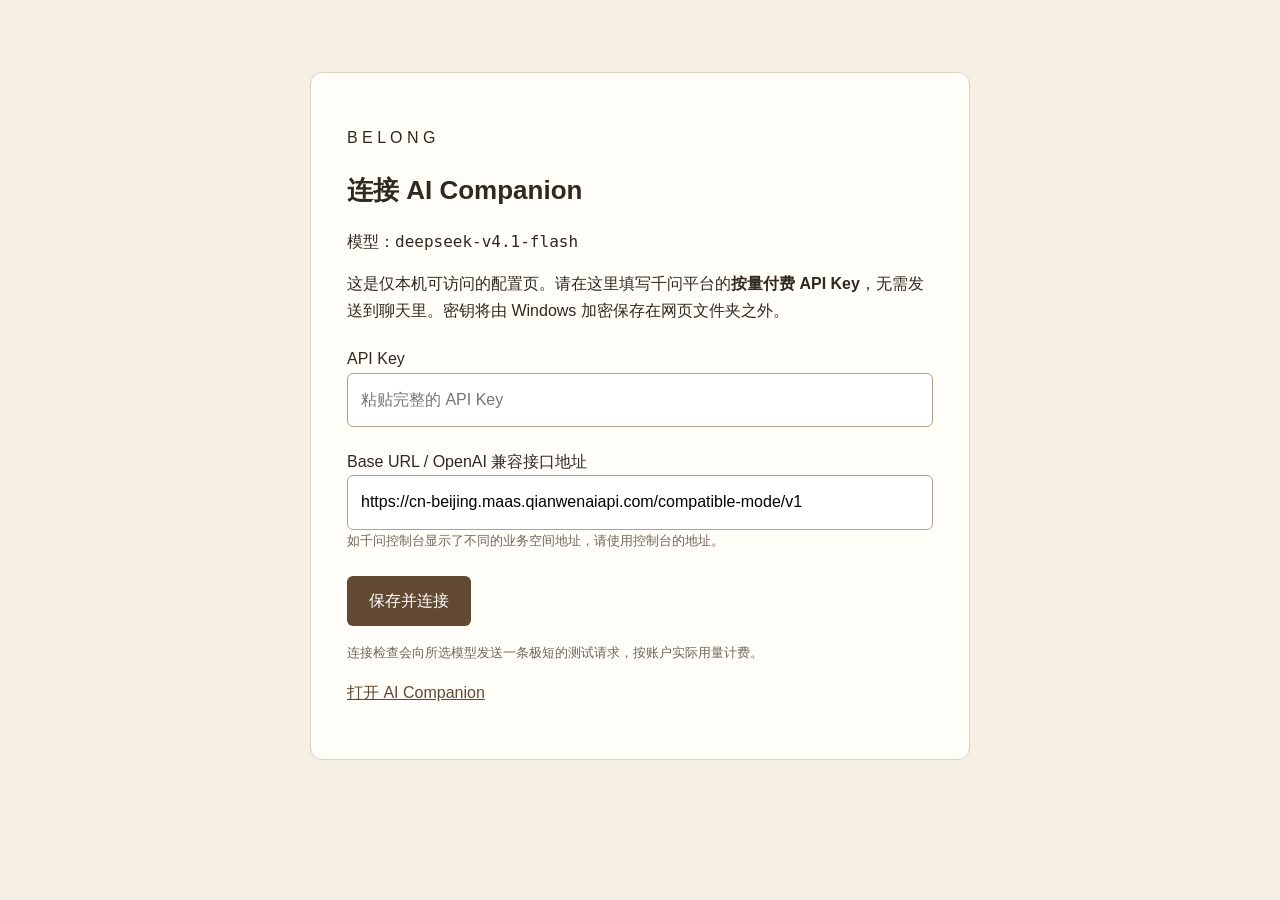
<file: chat-setup.html>
<!doctype html><html lang="zh-CN"><meta charset="utf-8"><meta name="viewport" content="width=device-width, initial-scale=1"><title>BELONG · 本机 API 配置</title><style>*{box-sizing:border-box}body{margin:0;background:#f5efe4;color:#302821;font:16px/1.65 Arial,sans-serif}main{max-width:660px;margin:8vh auto;padding:36px;background:#fffdf8;border:1px solid #ddd1bf;border-radius:12px}h1{font-size:26px}label{display:block;margin-top:22px}input{width:100%;padding:13px;border:1px solid #b4a18b;border-radius:6px;font:inherit}button,a{font:inherit}button{margin-top:24px;padding:12px 22px;background:#624932;color:white;border:0;border-radius:6px;cursor:pointer}button:disabled{opacity:.6}#status{white-space:pre-wrap}a{color:#624932}small{display:block;color:#72665a}code{overflow-wrap:anywhere}@media(max-width:700px){main{margin:20px;padding:24px}}</style><main><p>B E L O N G</p><h1>连接 AI Companion</h1><p>模型：<code>deepseek-v4.1-flash</code></p><p>这是仅本机可访问的配置页。请在这里填写千问平台的<strong>按量付费 API Key</strong>，无需发送到聊天里。密钥将由 Windows 加密保存在网页文件夹之外。</p><form id="setup"><label for="key">API Key</label><input id="key" type="password" autocomplete="off" required placeholder="粘贴完整的 API Key"><label for="base">Base URL / OpenAI 兼容接口地址</label><input id="base" type="url" required value="https://cn-beijing.maas.qianwenaiapi.com/compatible-mode/v1"><small>如千问控制台显示了不同的业务空间地址，请使用控制台的地址。</small><button id="connect" type="submit">保存并连接</button><p id="status" role="status" aria-live="polite"></p></form><small>连接检查会向所选模型发送一条极短的测试请求，按账户实际用量计费。</small><p><a href="/#14:45">打开 AI Companion</a></p></main><script>const form=document.querySelector('form'),button=document.querySelector('button'),status=document.querySelector('#status');form.addEventListener('submit',async e=>{e.preventDefault();button.disabled=true;status.textContent='正在验证模型连接并加密保存…';try{const response=await fetch(location.pathname+'/config',{method:'POST',headers:{'Content-Type':'application/json'},body:JSON.stringify({apiKey:document.querySelector('#key').value,baseUrl:document.querySelector('#base').value})});const result=await response.json();if(!response.ok)throw Error(result.error||'连接失败，请检查账户设置。');document.querySelector('#key').value='';status.textContent='连接成功！密钥已加密保存。现在可以打开 AI Companion 自由聊天。';}catch(error){status.textContent=error.message;}finally{button.disabled=false;}});</script></html>
</file>
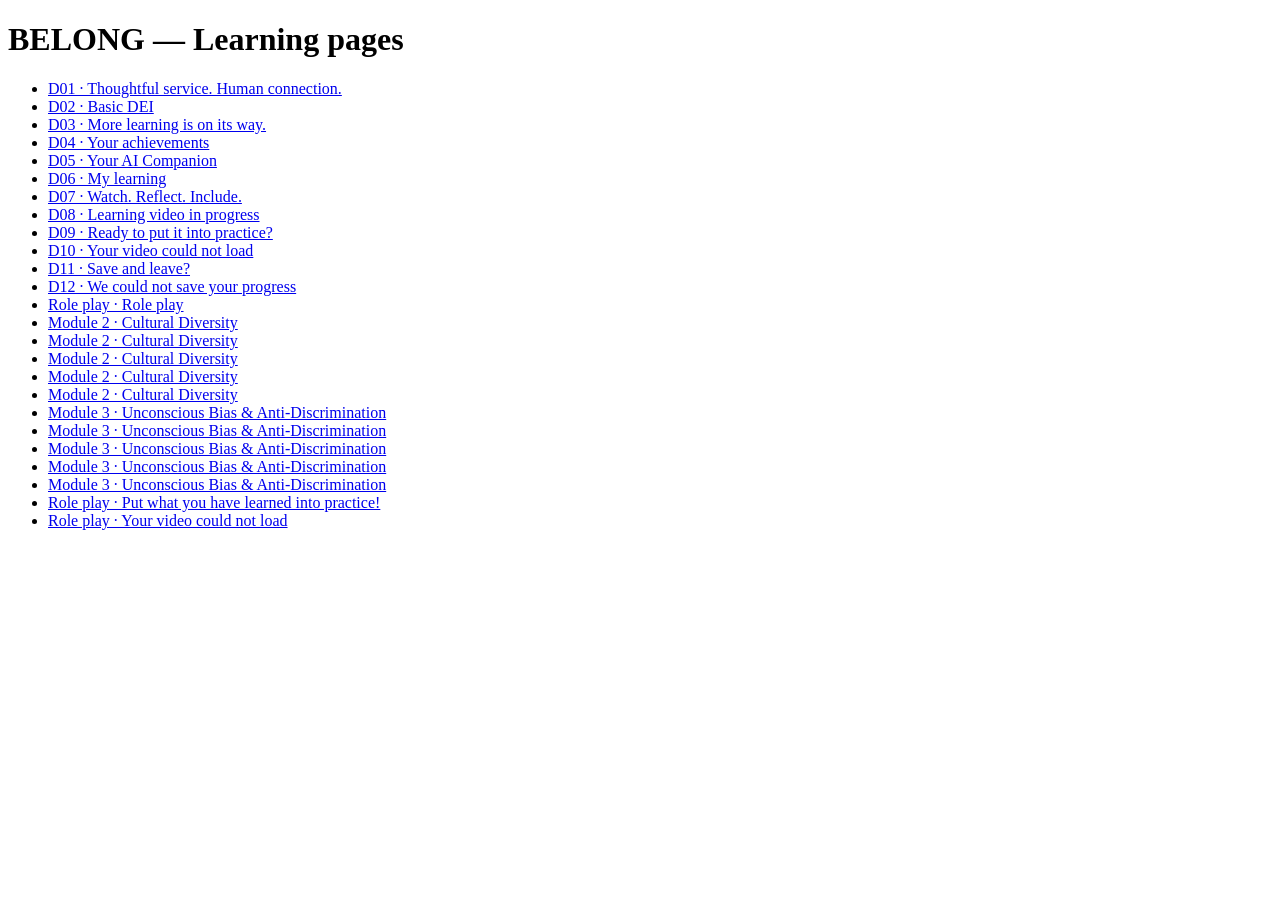
<file: screens.html>
<!doctype html><html lang="en"><meta charset="utf-8"><meta name="viewport" content="width=device-width, initial-scale=1"><title>BELONG — Learning pages</title><body><h1>BELONG — Learning pages</h1><ul><li><a href="index.html#13:2">D01 · Thoughtful service. Human connection.</a></li><li><a href="index.html#13:35">D02 · Basic DEI</a></li><li><a href="index.html#14:17">D03 · More learning is on its way.</a></li><li><a href="index.html#14:31">D04 · Your achievements</a></li><li><a href="index.html#14:45">D05 · Your AI Companion</a></li><li><a href="index.html#14:59">D06 · My learning</a></li><li><a href="index.html#14:73">D07 · Watch. Reflect. Include.</a></li><li><a href="index.html#14:90">D08 · Learning video in progress</a></li><li><a href="index.html#14:111">D09 · Ready to put it into practice?</a></li><li><a href="index.html#14:130">D10 · Your video could not load</a></li><li><a href="index.html#14:144">D11 · Save and leave?</a></li><li><a href="index.html#14:160">D12 · We could not save your progress</a></li><li><a href="index.html#16:509">Role play · Role play</a></li><li><a href="index.html#chapter-2">Module 2 · Cultural Diversity</a></li><li><a href="index.html#chapter-2-video">Module 2 · Cultural Diversity</a></li><li><a href="index.html#chapter-2-playing">Module 2 · Cultural Diversity</a></li><li><a href="index.html#chapter-2-complete">Module 2 · Cultural Diversity</a></li><li><a href="index.html#chapter-2-error">Module 2 · Cultural Diversity</a></li><li><a href="index.html#chapter-3">Module 3 · Unconscious Bias &amp; Anti-Discrimination</a></li><li><a href="index.html#chapter-3-video">Module 3 · Unconscious Bias &amp; Anti-Discrimination</a></li><li><a href="index.html#chapter-3-playing">Module 3 · Unconscious Bias &amp; Anti-Discrimination</a></li><li><a href="index.html#chapter-3-complete">Module 3 · Unconscious Bias &amp; Anti-Discrimination</a></li><li><a href="index.html#chapter-3-error">Module 3 · Unconscious Bias &amp; Anti-Discrimination</a></li><li><a href="index.html#role-video">Role play · Put what you have learned into practice!</a></li><li><a href="index.html#role-video-error">Role play · Your video could not load</a></li></ul></body></html>
</file>
<file: styles.css>
@font-face{font-family:Lora;src:url('assets/Lora.ttf') format('truetype');font-style:normal;font-weight:400;font-display:swap}
@font-face{font-family:Arimo;src:url('assets/Arimo.ttf') format('truetype');font-style:normal;font-weight:400;font-display:swap}
*{box-sizing:border-box}html{background:#fffdf8;scroll-behavior:auto}body{margin:0;color:#302821;font-family:Arimo,Arial,sans-serif;font-size:16px}p,h1,h2,blockquote{margin:0;font-weight:400}button,textarea{font:inherit}a{color:inherit;text-decoration:none}button{appearance:none;text-align:left;border:0;cursor:pointer}button:disabled{cursor:default}a:focus-visible,button:focus-visible,textarea:focus-visible{outline:3px solid #b4946b;outline-offset:4px}.screen{max-width:1440px;margin:0 auto;min-height:100vh}.screen[hidden]{display:none!important}.screen:first-child{background:#302820}.navigation{flex-shrink:0!important}.navigation>p,.navigation>a{flex-shrink:0!important}.navigation>p:first-child,.navigation>a:first-child{flex-shrink:1!important}.artwork{display:block;object-fit:cover;flex-shrink:1}.action{flex-shrink:0!important}.action>p{width:100%!important;min-height:20px!important}.answer-option>p{width:100%!important}h1:focus{outline:none}.response-field{display:block;resize:vertical;padding:0;border:0;background:transparent;color:#302821!important;max-width:100%;overflow:hidden}.response-field::placeholder{color:#72665a;opacity:1}.prototype-note{height:auto;max-width:100%;overflow-wrap:anywhere}.courses>article{flex:1 1 0;min-width:0}.editorial>div{flex-shrink:1}.screen:has(.content h1:first-of-type){isolation:isolate}
@media(min-width:1441px){body:has(.screen:first-child:not([hidden])){background:#302820}}
@media(max-width:1100px){.navigation{padding-left:40px!important;padding-right:40px!important;gap:24px!important}.navigation>p:first-child,.navigation>a:first-child{flex:1!important;min-width:140px!important}.navigation>p:not(:first-child),.navigation>a:not(:first-child){width:auto!important}.content{padding:48px 40px!important}.hero-title{font-size:50px!important;line-height:58px!important}.editorial{gap:32px!important}.editorial>div{width:50%!important}.editorial>.artwork{width:50%!important}.course-card{padding:20px!important}.course-card h2{font-size:22px!important}.action{max-width:100%!important}}
@media(max-width:760px){.navigation{height:auto!important;min-height:112px;flex-wrap:wrap!important;padding:20px 24px!important;gap:16px 24px!important}.navigation>p:first-child,.navigation>a:first-child{flex-basis:100%!important;width:100%!important}.content{padding:36px 24px!important}.content>h1{font-size:36px!important;line-height:44px!important}.editorial{width:100%!important;flex-direction:column!important;gap:28px!important}.editorial>div,.editorial>.artwork{width:100%!important}.editorial>.artwork{height:auto;aspect-ratio:1.875;min-height:0!important}.hero-title{font-size:46px!important;line-height:54px!important}.courses{width:100%!important;flex-direction:column!important}.courses>article{width:100%!important;flex:auto}.action{min-height:52px}.answer-option{width:100%!important}.response-input{width:100%!important}.node{max-width:100%!important}}

.n-13-2{background:rgba(255,253,248,1);display:flex;flex-direction:column;gap:0px;padding:0px 0px 0px 0px;align-items:flex-start;justify-content:flex-start;width:100%;max-width:100%;min-width:0;flex-shrink:1}
.n-13-3{background:rgba(48,40,32,1);display:flex;flex-direction:row;gap:32px;padding:24px 64px 24px 64px;align-items:center;justify-content:flex-start;width:1440px;max-width:100%;min-width:0;flex-shrink:1;min-height:88px;height:88px}
.n-I13-3-6-12{color:rgba(255,253,248,1);font-family:"Lora",serif;font-size:24px;font-weight:400;line-height:32px;text-align:left;white-space:pre-wrap;overflow-wrap:break-word;width:540px;max-width:100%;min-width:0;flex-shrink:1;min-height:32px}
.n-I13-3-6-13{color:rgba(255,253,248,1);font-family:"Arimo",sans-serif;font-size:14px;font-weight:400;line-height:20px;text-align:left;white-space:pre-wrap;overflow-wrap:break-word;width:100px;max-width:100%;min-width:0;flex-shrink:1;min-height:20px}
.n-I13-3-6-14{color:rgba(255,253,248,1);font-family:"Arimo",sans-serif;font-size:14px;font-weight:400;line-height:20px;text-align:left;white-space:pre-wrap;overflow-wrap:break-word;width:100px;max-width:100%;min-width:0;flex-shrink:1;min-height:20px}
.n-I13-3-6-15{color:rgba(255,253,248,1);font-family:"Arimo",sans-serif;font-size:14px;font-weight:400;line-height:20px;text-align:left;white-space:pre-wrap;overflow-wrap:break-word;width:112px;max-width:100%;min-width:0;flex-shrink:1;min-height:20px}
.n-I13-3-6-16{color:rgba(255,253,248,1);font-family:"Arimo",sans-serif;font-size:14px;font-weight:400;line-height:20px;text-align:left;white-space:pre-wrap;overflow-wrap:break-word;width:100px;max-width:100%;min-width:0;flex-shrink:1;min-height:20px}
.n-13-9{background:rgba(48,40,32,1);display:flex;flex-direction:column;gap:24px;padding:64px 64px 64px 64px;align-items:flex-start;justify-content:flex-start;width:100%;max-width:100%;min-width:0;flex-shrink:1}
.n-13-10{color:rgba(255,253,248,1);font-family:"Arimo",sans-serif;font-size:14px;font-weight:400;line-height:20px;text-align:left;white-space:pre-wrap;overflow-wrap:break-word;width:100%;max-width:100%;min-width:0;flex-shrink:1;min-height:24px}
.n-13-11{color:rgba(255,253,248,1);font-family:"Lora",serif;font-size:46px;font-weight:400;line-height:56px;text-align:left;white-space:pre-wrap;overflow-wrap:break-word;width:100%;max-width:100%;min-width:0;flex-shrink:1;min-height:56px}
.n-13-12{background:rgba(48,40,32,1);display:flex;flex-direction:row;gap:40px;padding:0px 0px 0px 0px;align-items:flex-start;justify-content:flex-start;width:1240px;max-width:100%;min-width:0;flex-shrink:1}
.n-13-13{background:rgba(48,40,32,1);display:flex;flex-direction:column;gap:24px;padding:0px 0px 0px 0px;align-items:flex-start;justify-content:flex-start;width:600px;max-width:100%;min-width:0;flex-shrink:1}
.n-13-14{color:rgba(255,253,248,1);font-family:"Lora",serif;font-size:62px;font-weight:400;line-height:70px;text-align:left;white-space:pre-wrap;overflow-wrap:break-word;width:600px;max-width:100%;min-width:0;flex-shrink:1;min-height:210px}
.n-13-15{color:rgba(255,253,248,1);font-family:"Arimo",sans-serif;font-size:16px;font-weight:400;line-height:25px;text-align:left;white-space:pre-wrap;overflow-wrap:break-word;width:560px;max-width:100%;min-width:0;flex-shrink:1;min-height:50px}
.n-13-18{width:600px;max-width:100%;min-width:0;flex-shrink:1;min-height:320px}
.n-13-19{background:rgba(48,40,32,1);display:flex;flex-direction:row;gap:24px;padding:0px 0px 0px 0px;align-items:flex-start;justify-content:flex-start;width:1308px;max-width:100%;min-width:0;flex-shrink:1}
.n-13-20{background:rgba(245,239,228,1);display:flex;flex-direction:column;gap:24px;padding:24px 24px 24px 24px;align-items:flex-start;justify-content:flex-start;width:420px;max-width:100%;min-width:0;flex-shrink:1}
.n-13-21{color:rgba(48,40,33,1);font-family:"Lora",serif;font-size:24px;font-weight:400;line-height:32px;text-align:left;white-space:pre-wrap;overflow-wrap:break-word;width:372px;max-width:100%;min-width:0;flex-shrink:1;min-height:32px}
.n-13-22{color:rgba(114,102,90,1);font-family:"Arimo",sans-serif;font-size:14px;font-weight:400;line-height:20px;text-align:left;white-space:pre-wrap;overflow-wrap:break-word;width:372px;max-width:100%;min-width:0;flex-shrink:1;min-height:24px}
.n-13-23{background:rgba(255,253,248,1);border-radius:2px;display:flex;flex-direction:row;gap:0px;padding:16px 16px 16px 16px;align-items:center;justify-content:center;width:240px;max-width:100%;min-width:0;flex-shrink:1;min-height:52px}
.n-I13-23-6-5{color:rgba(48,40,33,1);font-family:"Arimo",sans-serif;font-size:14px;font-weight:400;line-height:20px;text-align:center;white-space:pre-wrap;overflow-wrap:break-word;width:208px;max-width:100%;min-width:0;flex-shrink:1;min-height:20px}
.n-13-25{background:rgba(245,239,228,1);display:flex;flex-direction:column;gap:24px;padding:24px 24px 24px 24px;align-items:flex-start;justify-content:flex-start;width:420px;max-width:100%;min-width:0;flex-shrink:1}
.n-13-26{color:rgba(48,40,33,1);font-family:"Lora",serif;font-size:24px;font-weight:400;line-height:32px;text-align:left;white-space:pre-wrap;overflow-wrap:break-word;width:372px;max-width:100%;min-width:0;flex-shrink:1;min-height:32px}
.n-13-27{color:rgba(114,102,90,1);font-family:"Arimo",sans-serif;font-size:14px;font-weight:400;line-height:20px;text-align:left;white-space:pre-wrap;overflow-wrap:break-word;width:372px;max-width:100%;min-width:0;flex-shrink:1;min-height:24px}
.n-13-28{background:rgba(255,253,248,1);border-radius:2px;display:flex;flex-direction:row;gap:0px;padding:16px 16px 16px 16px;align-items:center;justify-content:center;width:240px;max-width:100%;min-width:0;flex-shrink:1;min-height:52px}
.n-I13-28-6-5{color:rgba(48,40,33,1);font-family:"Arimo",sans-serif;font-size:14px;font-weight:400;line-height:20px;text-align:center;white-space:pre-wrap;overflow-wrap:break-word;width:208px;max-width:100%;min-width:0;flex-shrink:1;min-height:20px}
.n-13-30{background:rgba(245,239,228,1);display:flex;flex-direction:column;gap:24px;padding:24px 24px 24px 24px;align-items:flex-start;justify-content:flex-start;width:420px;max-width:100%;min-width:0;flex-shrink:1}
.n-13-31{color:rgba(48,40,33,1);font-family:"Lora",serif;font-size:24px;font-weight:400;line-height:32px;text-align:left;white-space:pre-wrap;overflow-wrap:break-word;width:372px;max-width:100%;min-width:0;flex-shrink:1;min-height:32px}
.n-13-32{color:rgba(114,102,90,1);font-family:"Arimo",sans-serif;font-size:14px;font-weight:400;line-height:20px;text-align:left;white-space:pre-wrap;overflow-wrap:break-word;width:372px;max-width:100%;min-width:0;flex-shrink:1;min-height:24px}
.n-13-33{background:rgba(255,253,248,1);border-radius:2px;display:flex;flex-direction:row;gap:0px;padding:16px 16px 16px 16px;align-items:center;justify-content:center;width:240px;max-width:100%;min-width:0;flex-shrink:1;min-height:52px}
.n-I13-33-6-5{color:rgba(48,40,33,1);font-family:"Arimo",sans-serif;font-size:14px;font-weight:400;line-height:20px;text-align:center;white-space:pre-wrap;overflow-wrap:break-word;width:208px;max-width:100%;min-width:0;flex-shrink:1;min-height:20px}
.n-13-35{background:rgba(255,253,248,1);display:flex;flex-direction:column;gap:0px;padding:0px 0px 0px 0px;align-items:flex-start;justify-content:flex-start;width:100%;max-width:100%;min-width:0;flex-shrink:1}
.n-13-36{background:rgba(48,40,32,1);display:flex;flex-direction:row;gap:32px;padding:24px 64px 24px 64px;align-items:center;justify-content:flex-start;width:1440px;max-width:100%;min-width:0;flex-shrink:1;min-height:88px;height:88px}
.n-I13-36-6-12{color:rgba(255,253,248,1);font-family:"Lora",serif;font-size:24px;font-weight:400;line-height:32px;text-align:left;white-space:pre-wrap;overflow-wrap:break-word;width:540px;max-width:100%;min-width:0;flex-shrink:1;min-height:32px}
.n-I13-36-6-13{color:rgba(255,253,248,1);font-family:"Arimo",sans-serif;font-size:14px;font-weight:400;line-height:20px;text-align:left;white-space:pre-wrap;overflow-wrap:break-word;width:100px;max-width:100%;min-width:0;flex-shrink:1;min-height:20px}
.n-I13-36-6-14{color:rgba(255,253,248,1);font-family:"Arimo",sans-serif;font-size:14px;font-weight:400;line-height:20px;text-align:left;white-space:pre-wrap;overflow-wrap:break-word;width:100px;max-width:100%;min-width:0;flex-shrink:1;min-height:20px}
.n-I13-36-6-15{color:rgba(255,253,248,1);font-family:"Arimo",sans-serif;font-size:14px;font-weight:400;line-height:20px;text-align:left;white-space:pre-wrap;overflow-wrap:break-word;width:112px;max-width:100%;min-width:0;flex-shrink:1;min-height:20px}
.n-I13-36-6-16{color:rgba(255,253,248,1);font-family:"Arimo",sans-serif;font-size:14px;font-weight:400;line-height:20px;text-align:left;white-space:pre-wrap;overflow-wrap:break-word;width:100px;max-width:100%;min-width:0;flex-shrink:1;min-height:20px}
.n-13-42{background:rgba(255,253,248,1);display:flex;flex-direction:column;gap:24px;padding:64px 64px 64px 64px;align-items:flex-start;justify-content:flex-start;width:100%;max-width:100%;min-width:0;flex-shrink:1}
.n-13-43{color:rgba(114,102,90,1);font-family:"Arimo",sans-serif;font-size:14px;font-weight:400;line-height:20px;text-align:left;white-space:pre-wrap;overflow-wrap:break-word;width:100%;max-width:100%;min-width:0;flex-shrink:1;min-height:24px}
.n-13-44{color:rgba(48,40,33,1);font-family:"Lora",serif;font-size:46px;font-weight:400;line-height:56px;text-align:left;white-space:pre-wrap;overflow-wrap:break-word;width:100%;max-width:100%;min-width:0;flex-shrink:1;min-height:56px}
.n-13-45{background:rgba(255,253,248,1);display:flex;flex-direction:row;gap:40px;padding:0px 0px 0px 0px;align-items:flex-start;justify-content:flex-start;width:1280px;max-width:100%;min-width:0;flex-shrink:1}
.n-13-46{width:440px;max-width:100%;min-width:0;flex-shrink:1;min-height:380px}
.n-13-47{background:rgba(255,253,248,1);display:flex;flex-direction:column;gap:24px;padding:0px 0px 0px 0px;align-items:flex-start;justify-content:flex-start;width:800px;max-width:100%;min-width:0;flex-shrink:1}
.n-13-48{color:rgba(48,40,33,1);font-family:"Lora",serif;font-size:36px;font-weight:400;line-height:44px;text-align:left;white-space:pre-wrap;overflow-wrap:break-word;width:800px;max-width:100%;min-width:0;flex-shrink:1;min-height:44px}
.n-13-49{color:rgba(48,40,33,1);font-family:"Arimo",sans-serif;font-size:16px;font-weight:400;line-height:25px;text-align:left;white-space:pre-wrap;overflow-wrap:break-word;width:800px;max-width:100%;min-width:0;flex-shrink:1;min-height:25px}
.n-13-50{color:rgba(48,40,33,1);font-family:"Arimo",sans-serif;font-size:16px;font-weight:400;line-height:25px;text-align:left;white-space:pre-wrap;overflow-wrap:break-word;width:800px;max-width:100%;min-width:0;flex-shrink:1;min-height:100px}
.n-13-52{background:rgba(98,73,50,1);border-radius:2px;display:flex;flex-direction:row;gap:0px;padding:16px 16px 16px 16px;align-items:center;justify-content:center;width:240px;max-width:100%;min-width:0;flex-shrink:1;min-height:52px}
.n-I13-52-6-3{color:rgba(255,253,248,1);font-family:"Arimo",sans-serif;font-size:14px;font-weight:400;line-height:20px;text-align:center;white-space:pre-wrap;overflow-wrap:break-word;width:208px;max-width:100%;min-width:0;flex-shrink:1;min-height:20px}
.n-14-17{background:rgba(255,253,248,1);display:flex;flex-direction:column;gap:0px;padding:0px 0px 0px 0px;align-items:flex-start;justify-content:flex-start;width:100%;max-width:100%;min-width:0;flex-shrink:1}
.n-14-18{background:rgba(48,40,32,1);display:flex;flex-direction:row;gap:32px;padding:24px 64px 24px 64px;align-items:center;justify-content:flex-start;width:1440px;max-width:100%;min-width:0;flex-shrink:1;min-height:88px;height:88px}
.n-I14-18-6-12{color:rgba(255,253,248,1);font-family:"Lora",serif;font-size:24px;font-weight:400;line-height:32px;text-align:left;white-space:pre-wrap;overflow-wrap:break-word;width:540px;max-width:100%;min-width:0;flex-shrink:1;min-height:32px}
.n-I14-18-6-13{color:rgba(255,253,248,1);font-family:"Arimo",sans-serif;font-size:14px;font-weight:400;line-height:20px;text-align:left;white-space:pre-wrap;overflow-wrap:break-word;width:100px;max-width:100%;min-width:0;flex-shrink:1;min-height:20px}
.n-I14-18-6-14{color:rgba(255,253,248,1);font-family:"Arimo",sans-serif;font-size:14px;font-weight:400;line-height:20px;text-align:left;white-space:pre-wrap;overflow-wrap:break-word;width:100px;max-width:100%;min-width:0;flex-shrink:1;min-height:20px}
.n-I14-18-6-15{color:rgba(255,253,248,1);font-family:"Arimo",sans-serif;font-size:14px;font-weight:400;line-height:20px;text-align:left;white-space:pre-wrap;overflow-wrap:break-word;width:112px;max-width:100%;min-width:0;flex-shrink:1;min-height:20px}
.n-I14-18-6-16{color:rgba(255,253,248,1);font-family:"Arimo",sans-serif;font-size:14px;font-weight:400;line-height:20px;text-align:left;white-space:pre-wrap;overflow-wrap:break-word;width:100px;max-width:100%;min-width:0;flex-shrink:1;min-height:20px}
.n-14-24{background:rgba(255,253,248,1);display:flex;flex-direction:column;gap:24px;padding:64px 64px 64px 64px;align-items:flex-start;justify-content:flex-start;width:100%;max-width:100%;min-width:0;flex-shrink:1}
.n-14-25{color:rgba(114,102,90,1);font-family:"Arimo",sans-serif;font-size:14px;font-weight:400;line-height:20px;text-align:left;white-space:pre-wrap;overflow-wrap:break-word;width:100%;max-width:100%;min-width:0;flex-shrink:1;min-height:24px}
.n-14-26{color:rgba(48,40,33,1);font-family:"Lora",serif;font-size:46px;font-weight:400;line-height:56px;text-align:left;white-space:pre-wrap;overflow-wrap:break-word;width:100%;max-width:100%;min-width:0;flex-shrink:1;min-height:56px}
.n-14-27{color:rgba(48,40,33,1);font-family:"Arimo",sans-serif;font-size:28px;font-weight:400;line-height:36px;text-align:left;white-space:pre-wrap;overflow-wrap:break-word;width:100%;max-width:100%;min-width:0;flex-shrink:1;min-height:36px}
.n-14-28{background:rgba(98,73,50,1);border-radius:2px;display:flex;flex-direction:row;gap:0px;padding:16px 16px 16px 16px;align-items:center;justify-content:center;width:240px;max-width:100%;min-width:0;flex-shrink:1;min-height:52px}
.n-I14-28-6-3{color:rgba(255,253,248,1);font-family:"Arimo",sans-serif;font-size:14px;font-weight:400;line-height:20px;text-align:center;white-space:pre-wrap;overflow-wrap:break-word;width:208px;max-width:100%;min-width:0;flex-shrink:1;min-height:20px}
.n-14-31{background:rgba(255,253,248,1);display:flex;flex-direction:column;gap:0px;padding:0px 0px 0px 0px;align-items:flex-start;justify-content:flex-start;width:100%;max-width:100%;min-width:0;flex-shrink:1}
.n-14-32{background:rgba(48,40,32,1);display:flex;flex-direction:row;gap:32px;padding:24px 64px 24px 64px;align-items:center;justify-content:flex-start;width:1440px;max-width:100%;min-width:0;flex-shrink:1;min-height:88px;height:88px}
.n-I14-32-6-12{color:rgba(255,253,248,1);font-family:"Lora",serif;font-size:24px;font-weight:400;line-height:32px;text-align:left;white-space:pre-wrap;overflow-wrap:break-word;width:540px;max-width:100%;min-width:0;flex-shrink:1;min-height:32px}
.n-I14-32-6-13{color:rgba(255,253,248,1);font-family:"Arimo",sans-serif;font-size:14px;font-weight:400;line-height:20px;text-align:left;white-space:pre-wrap;overflow-wrap:break-word;width:100px;max-width:100%;min-width:0;flex-shrink:1;min-height:20px}
.n-I14-32-6-14{color:rgba(255,253,248,1);font-family:"Arimo",sans-serif;font-size:14px;font-weight:400;line-height:20px;text-align:left;white-space:pre-wrap;overflow-wrap:break-word;width:100px;max-width:100%;min-width:0;flex-shrink:1;min-height:20px}
.n-I14-32-6-15{color:rgba(255,253,248,1);font-family:"Arimo",sans-serif;font-size:14px;font-weight:400;line-height:20px;text-align:left;white-space:pre-wrap;overflow-wrap:break-word;width:112px;max-width:100%;min-width:0;flex-shrink:1;min-height:20px}
.n-I14-32-6-16{color:rgba(255,253,248,1);font-family:"Arimo",sans-serif;font-size:14px;font-weight:400;line-height:20px;text-align:left;white-space:pre-wrap;overflow-wrap:break-word;width:100px;max-width:100%;min-width:0;flex-shrink:1;min-height:20px}
.n-14-38{background:rgba(255,253,248,1);display:flex;flex-direction:column;gap:24px;padding:64px 64px 64px 64px;align-items:flex-start;justify-content:flex-start;width:100%;max-width:100%;min-width:0;flex-shrink:1}
.n-14-39{color:rgba(114,102,90,1);font-family:"Arimo",sans-serif;font-size:14px;font-weight:400;line-height:20px;text-align:left;white-space:pre-wrap;overflow-wrap:break-word;width:100%;max-width:100%;min-width:0;flex-shrink:1;min-height:24px}
.n-14-40{color:rgba(48,40,33,1);font-family:"Lora",serif;font-size:46px;font-weight:400;line-height:56px;text-align:left;white-space:pre-wrap;overflow-wrap:break-word;width:100%;max-width:100%;min-width:0;flex-shrink:1;min-height:56px}
.n-14-41{color:rgba(48,40,33,1);font-family:"Arimo",sans-serif;font-size:28px;font-weight:400;line-height:36px;text-align:left;white-space:pre-wrap;overflow-wrap:break-word;width:100%;max-width:100%;min-width:0;flex-shrink:1;min-height:72px}
.n-14-45{background:rgba(255,253,248,1);display:flex;flex-direction:column;gap:0px;padding:0px 0px 0px 0px;align-items:flex-start;justify-content:flex-start;width:100%;max-width:100%;min-width:0;flex-shrink:1}
.n-14-46{background:rgba(48,40,32,1);display:flex;flex-direction:row;gap:32px;padding:24px 64px 24px 64px;align-items:center;justify-content:flex-start;width:1440px;max-width:100%;min-width:0;flex-shrink:1;min-height:88px;height:88px}
.n-I14-46-6-12{color:rgba(255,253,248,1);font-family:"Lora",serif;font-size:24px;font-weight:400;line-height:32px;text-align:left;white-space:pre-wrap;overflow-wrap:break-word;width:540px;max-width:100%;min-width:0;flex-shrink:1;min-height:32px}
.n-I14-46-6-13{color:rgba(255,253,248,1);font-family:"Arimo",sans-serif;font-size:14px;font-weight:400;line-height:20px;text-align:left;white-space:pre-wrap;overflow-wrap:break-word;width:100px;max-width:100%;min-width:0;flex-shrink:1;min-height:20px}
.n-I14-46-6-14{color:rgba(255,253,248,1);font-family:"Arimo",sans-serif;font-size:14px;font-weight:400;line-height:20px;text-align:left;white-space:pre-wrap;overflow-wrap:break-word;width:100px;max-width:100%;min-width:0;flex-shrink:1;min-height:20px}
.n-I14-46-6-15{color:rgba(255,253,248,1);font-family:"Arimo",sans-serif;font-size:14px;font-weight:400;line-height:20px;text-align:left;white-space:pre-wrap;overflow-wrap:break-word;width:112px;max-width:100%;min-width:0;flex-shrink:1;min-height:20px}
.n-I14-46-6-16{color:rgba(255,253,248,1);font-family:"Arimo",sans-serif;font-size:14px;font-weight:400;line-height:20px;text-align:left;white-space:pre-wrap;overflow-wrap:break-word;width:100px;max-width:100%;min-width:0;flex-shrink:1;min-height:20px}
.n-14-52{background:rgba(255,253,248,1);display:flex;flex-direction:column;gap:24px;padding:64px 64px 64px 64px;align-items:flex-start;justify-content:flex-start;width:100%;max-width:100%;min-width:0;flex-shrink:1}
.n-14-53{color:rgba(114,102,90,1);font-family:"Arimo",sans-serif;font-size:14px;font-weight:400;line-height:20px;text-align:left;white-space:pre-wrap;overflow-wrap:break-word;width:100%;max-width:100%;min-width:0;flex-shrink:1;min-height:24px}
.n-14-54{color:rgba(48,40,33,1);font-family:"Lora",serif;font-size:46px;font-weight:400;line-height:56px;text-align:left;white-space:pre-wrap;overflow-wrap:break-word;width:100%;max-width:100%;min-width:0;flex-shrink:1;min-height:56px}
.n-14-55{color:rgba(48,40,33,1);font-family:"Arimo",sans-serif;font-size:28px;font-weight:400;line-height:36px;text-align:left;white-space:pre-wrap;overflow-wrap:break-word;width:100%;max-width:100%;min-width:0;flex-shrink:1;min-height:72px}
.n-14-56{background:rgba(98,73,50,1);border-radius:2px;display:flex;flex-direction:row;gap:0px;padding:16px 16px 16px 16px;align-items:center;justify-content:center;width:240px;max-width:100%;min-width:0;flex-shrink:1;min-height:52px}
.n-I14-56-6-3{color:rgba(255,253,248,1);font-family:"Arimo",sans-serif;font-size:14px;font-weight:400;line-height:20px;text-align:center;white-space:pre-wrap;overflow-wrap:break-word;width:208px;max-width:100%;min-width:0;flex-shrink:1;min-height:20px}
.n-14-59{background:rgba(255,253,248,1);display:flex;flex-direction:column;gap:0px;padding:0px 0px 0px 0px;align-items:flex-start;justify-content:flex-start;width:100%;max-width:100%;min-width:0;flex-shrink:1}
.n-14-60{background:rgba(48,40,32,1);display:flex;flex-direction:row;gap:32px;padding:24px 64px 24px 64px;align-items:center;justify-content:flex-start;width:1440px;max-width:100%;min-width:0;flex-shrink:1;min-height:88px;height:88px}
.n-I14-60-6-12{color:rgba(255,253,248,1);font-family:"Lora",serif;font-size:24px;font-weight:400;line-height:32px;text-align:left;white-space:pre-wrap;overflow-wrap:break-word;width:540px;max-width:100%;min-width:0;flex-shrink:1;min-height:32px}
.n-I14-60-6-13{color:rgba(255,253,248,1);font-family:"Arimo",sans-serif;font-size:14px;font-weight:400;line-height:20px;text-align:left;white-space:pre-wrap;overflow-wrap:break-word;width:100px;max-width:100%;min-width:0;flex-shrink:1;min-height:20px}
.n-I14-60-6-14{color:rgba(255,253,248,1);font-family:"Arimo",sans-serif;font-size:14px;font-weight:400;line-height:20px;text-align:left;white-space:pre-wrap;overflow-wrap:break-word;width:100px;max-width:100%;min-width:0;flex-shrink:1;min-height:20px}
.n-I14-60-6-15{color:rgba(255,253,248,1);font-family:"Arimo",sans-serif;font-size:14px;font-weight:400;line-height:20px;text-align:left;white-space:pre-wrap;overflow-wrap:break-word;width:112px;max-width:100%;min-width:0;flex-shrink:1;min-height:20px}
.n-I14-60-6-16{color:rgba(255,253,248,1);font-family:"Arimo",sans-serif;font-size:14px;font-weight:400;line-height:20px;text-align:left;white-space:pre-wrap;overflow-wrap:break-word;width:100px;max-width:100%;min-width:0;flex-shrink:1;min-height:20px}
.n-14-66{background:rgba(255,253,248,1);display:flex;flex-direction:column;gap:24px;padding:64px 64px 64px 64px;align-items:flex-start;justify-content:flex-start;width:100%;max-width:100%;min-width:0;flex-shrink:1}
.n-14-67{color:rgba(114,102,90,1);font-family:"Arimo",sans-serif;font-size:14px;font-weight:400;line-height:20px;text-align:left;white-space:pre-wrap;overflow-wrap:break-word;width:100%;max-width:100%;min-width:0;flex-shrink:1;min-height:24px}
.n-14-68{color:rgba(48,40,33,1);font-family:"Lora",serif;font-size:46px;font-weight:400;line-height:56px;text-align:left;white-space:pre-wrap;overflow-wrap:break-word;width:100%;max-width:100%;min-width:0;flex-shrink:1;min-height:56px}
.n-14-69{color:rgba(48,40,33,1);font-family:"Arimo",sans-serif;font-size:28px;font-weight:400;line-height:36px;text-align:left;white-space:pre-wrap;overflow-wrap:break-word;width:100%;max-width:100%;min-width:0;flex-shrink:1;min-height:108px}
.n-14-70{background:rgba(98,73,50,1);border-radius:2px;display:flex;flex-direction:row;gap:0px;padding:16px 16px 16px 16px;align-items:center;justify-content:center;width:240px;max-width:100%;min-width:0;flex-shrink:1;min-height:52px}
.n-I14-70-6-3{color:rgba(255,253,248,1);font-family:"Arimo",sans-serif;font-size:14px;font-weight:400;line-height:20px;text-align:center;white-space:pre-wrap;overflow-wrap:break-word;width:208px;max-width:100%;min-width:0;flex-shrink:1;min-height:20px}
.n-14-73{background:rgba(255,253,248,1);display:flex;flex-direction:column;gap:0px;padding:0px 0px 0px 0px;align-items:flex-start;justify-content:flex-start;width:100%;max-width:100%;min-width:0;flex-shrink:1}
.n-14-74{background:rgba(48,40,32,1);display:flex;flex-direction:row;gap:32px;padding:24px 64px 24px 64px;align-items:center;justify-content:flex-start;width:1440px;max-width:100%;min-width:0;flex-shrink:1;min-height:88px;height:88px}
.n-I14-74-6-12{color:rgba(255,253,248,1);font-family:"Lora",serif;font-size:24px;font-weight:400;line-height:32px;text-align:left;white-space:pre-wrap;overflow-wrap:break-word;width:540px;max-width:100%;min-width:0;flex-shrink:1;min-height:32px}
.n-I14-74-6-13{color:rgba(255,253,248,1);font-family:"Arimo",sans-serif;font-size:14px;font-weight:400;line-height:20px;text-align:left;white-space:pre-wrap;overflow-wrap:break-word;width:100px;max-width:100%;min-width:0;flex-shrink:1;min-height:20px}
.n-I14-74-6-14{color:rgba(255,253,248,1);font-family:"Arimo",sans-serif;font-size:14px;font-weight:400;line-height:20px;text-align:left;white-space:pre-wrap;overflow-wrap:break-word;width:100px;max-width:100%;min-width:0;flex-shrink:1;min-height:20px}
.n-I14-74-6-15{color:rgba(255,253,248,1);font-family:"Arimo",sans-serif;font-size:14px;font-weight:400;line-height:20px;text-align:left;white-space:pre-wrap;overflow-wrap:break-word;width:112px;max-width:100%;min-width:0;flex-shrink:1;min-height:20px}
.n-I14-74-6-16{color:rgba(255,253,248,1);font-family:"Arimo",sans-serif;font-size:14px;font-weight:400;line-height:20px;text-align:left;white-space:pre-wrap;overflow-wrap:break-word;width:100px;max-width:100%;min-width:0;flex-shrink:1;min-height:20px}
.n-14-80{background:rgba(255,253,248,1);display:flex;flex-direction:column;gap:24px;padding:64px 64px 64px 64px;align-items:flex-start;justify-content:flex-start;width:100%;max-width:100%;min-width:0;flex-shrink:1}
.n-14-81{color:rgba(114,102,90,1);font-family:"Arimo",sans-serif;font-size:14px;font-weight:400;line-height:20px;text-align:left;white-space:pre-wrap;overflow-wrap:break-word;width:100%;max-width:100%;min-width:0;flex-shrink:1;min-height:24px}
.n-14-82{color:rgba(48,40,33,1);font-family:"Lora",serif;font-size:46px;font-weight:400;line-height:56px;text-align:left;white-space:pre-wrap;overflow-wrap:break-word;width:100%;max-width:100%;min-width:0;flex-shrink:1;min-height:56px}
.n-14-83{color:rgba(48,40,33,1);font-family:"Arimo",sans-serif;font-size:28px;font-weight:400;line-height:36px;text-align:left;white-space:pre-wrap;overflow-wrap:break-word;width:100%;max-width:100%;min-width:0;flex-shrink:1;min-height:108px}
.n-14-84{background:rgba(48,40,32,1);display:flex;flex-direction:column;gap:24px;padding:48px 48px 48px 48px;align-items:flex-start;justify-content:flex-start;width:1000px;max-width:100%;min-width:0;flex-shrink:1}
.n-14-85{color:rgba(255,253,248,1);font-family:"Lora",serif;font-size:36px;font-weight:400;line-height:44px;text-align:left;white-space:pre-wrap;overflow-wrap:break-word;width:900px;max-width:100%;min-width:0;flex-shrink:1;min-height:88px}
.n-14-87{background:rgba(98,73,50,1);border-radius:2px;display:flex;flex-direction:row;gap:0px;padding:16px 16px 16px 16px;align-items:center;justify-content:center;width:240px;max-width:100%;min-width:0;flex-shrink:1;min-height:52px}
.n-I14-87-6-3{color:rgba(255,253,248,1);font-family:"Arimo",sans-serif;font-size:14px;font-weight:400;line-height:20px;text-align:center;white-space:pre-wrap;overflow-wrap:break-word;width:208px;max-width:100%;min-width:0;flex-shrink:1;min-height:20px}
.n-14-90{background:rgba(255,253,248,1);display:flex;flex-direction:column;gap:0px;padding:0px 0px 0px 0px;align-items:flex-start;justify-content:flex-start;width:100%;max-width:100%;min-width:0;flex-shrink:1}
.n-14-91{background:rgba(48,40,32,1);display:flex;flex-direction:row;gap:32px;padding:24px 64px 24px 64px;align-items:center;justify-content:flex-start;width:1440px;max-width:100%;min-width:0;flex-shrink:1;min-height:88px;height:88px}
.n-I14-91-6-12{color:rgba(255,253,248,1);font-family:"Lora",serif;font-size:24px;font-weight:400;line-height:32px;text-align:left;white-space:pre-wrap;overflow-wrap:break-word;width:540px;max-width:100%;min-width:0;flex-shrink:1;min-height:32px}
.n-I14-91-6-13{color:rgba(255,253,248,1);font-family:"Arimo",sans-serif;font-size:14px;font-weight:400;line-height:20px;text-align:left;white-space:pre-wrap;overflow-wrap:break-word;width:100px;max-width:100%;min-width:0;flex-shrink:1;min-height:20px}
.n-I14-91-6-14{color:rgba(255,253,248,1);font-family:"Arimo",sans-serif;font-size:14px;font-weight:400;line-height:20px;text-align:left;white-space:pre-wrap;overflow-wrap:break-word;width:100px;max-width:100%;min-width:0;flex-shrink:1;min-height:20px}
.n-I14-91-6-15{color:rgba(255,253,248,1);font-family:"Arimo",sans-serif;font-size:14px;font-weight:400;line-height:20px;text-align:left;white-space:pre-wrap;overflow-wrap:break-word;width:112px;max-width:100%;min-width:0;flex-shrink:1;min-height:20px}
.n-I14-91-6-16{color:rgba(255,253,248,1);font-family:"Arimo",sans-serif;font-size:14px;font-weight:400;line-height:20px;text-align:left;white-space:pre-wrap;overflow-wrap:break-word;width:100px;max-width:100%;min-width:0;flex-shrink:1;min-height:20px}
.n-14-97{background:rgba(255,253,248,1);display:flex;flex-direction:column;gap:24px;padding:64px 64px 64px 64px;align-items:flex-start;justify-content:flex-start;width:100%;max-width:100%;min-width:0;flex-shrink:1}
.n-14-98{color:rgba(114,102,90,1);font-family:"Arimo",sans-serif;font-size:14px;font-weight:400;line-height:20px;text-align:left;white-space:pre-wrap;overflow-wrap:break-word;width:100%;max-width:100%;min-width:0;flex-shrink:1;min-height:24px}
.n-14-99{color:rgba(48,40,33,1);font-family:"Lora",serif;font-size:46px;font-weight:400;line-height:56px;text-align:left;white-space:pre-wrap;overflow-wrap:break-word;width:100%;max-width:100%;min-width:0;flex-shrink:1;min-height:56px}
.n-14-100{color:rgba(48,40,33,1);font-family:"Arimo",sans-serif;font-size:28px;font-weight:400;line-height:36px;text-align:left;white-space:pre-wrap;overflow-wrap:break-word;width:100%;max-width:100%;min-width:0;flex-shrink:1;min-height:72px}
.n-14-101{background:rgba(48,40,32,1);display:flex;flex-direction:column;gap:24px;padding:48px 48px 48px 48px;align-items:flex-start;justify-content:flex-start;width:1000px;max-width:100%;min-width:0;flex-shrink:1}
.n-14-102{color:rgba(255,253,248,1);font-family:"Lora",serif;font-size:36px;font-weight:400;line-height:44px;text-align:left;white-space:pre-wrap;overflow-wrap:break-word;width:900px;max-width:100%;min-width:0;flex-shrink:1;min-height:88px}
.n-14-111{background:rgba(255,253,248,1);display:flex;flex-direction:column;gap:0px;padding:0px 0px 0px 0px;align-items:flex-start;justify-content:flex-start;width:100%;max-width:100%;min-width:0;flex-shrink:1}
.n-14-112{background:rgba(48,40,32,1);display:flex;flex-direction:row;gap:32px;padding:24px 64px 24px 64px;align-items:center;justify-content:flex-start;width:1440px;max-width:100%;min-width:0;flex-shrink:1;min-height:88px;height:88px}
.n-I14-112-6-12{color:rgba(255,253,248,1);font-family:"Lora",serif;font-size:24px;font-weight:400;line-height:32px;text-align:left;white-space:pre-wrap;overflow-wrap:break-word;width:540px;max-width:100%;min-width:0;flex-shrink:1;min-height:32px}
.n-I14-112-6-13{color:rgba(255,253,248,1);font-family:"Arimo",sans-serif;font-size:14px;font-weight:400;line-height:20px;text-align:left;white-space:pre-wrap;overflow-wrap:break-word;width:100px;max-width:100%;min-width:0;flex-shrink:1;min-height:20px}
.n-I14-112-6-14{color:rgba(255,253,248,1);font-family:"Arimo",sans-serif;font-size:14px;font-weight:400;line-height:20px;text-align:left;white-space:pre-wrap;overflow-wrap:break-word;width:100px;max-width:100%;min-width:0;flex-shrink:1;min-height:20px}
.n-I14-112-6-15{color:rgba(255,253,248,1);font-family:"Arimo",sans-serif;font-size:14px;font-weight:400;line-height:20px;text-align:left;white-space:pre-wrap;overflow-wrap:break-word;width:112px;max-width:100%;min-width:0;flex-shrink:1;min-height:20px}
.n-I14-112-6-16{color:rgba(255,253,248,1);font-family:"Arimo",sans-serif;font-size:14px;font-weight:400;line-height:20px;text-align:left;white-space:pre-wrap;overflow-wrap:break-word;width:100px;max-width:100%;min-width:0;flex-shrink:1;min-height:20px}
.n-14-118{background:rgba(255,253,248,1);display:flex;flex-direction:column;gap:24px;padding:64px 64px 64px 64px;align-items:flex-start;justify-content:flex-start;width:100%;max-width:100%;min-width:0;flex-shrink:1}
.n-14-119{color:rgba(114,102,90,1);font-family:"Arimo",sans-serif;font-size:14px;font-weight:400;line-height:20px;text-align:left;white-space:pre-wrap;overflow-wrap:break-word;width:100%;max-width:100%;min-width:0;flex-shrink:1;min-height:24px}
.n-14-120{color:rgba(48,40,33,1);font-family:"Lora",serif;font-size:46px;font-weight:400;line-height:56px;text-align:left;white-space:pre-wrap;overflow-wrap:break-word;width:100%;max-width:100%;min-width:0;flex-shrink:1;min-height:56px}
.n-14-121{color:rgba(48,40,33,1);font-family:"Arimo",sans-serif;font-size:28px;font-weight:400;line-height:36px;text-align:left;white-space:pre-wrap;overflow-wrap:break-word;width:100%;max-width:100%;min-width:0;flex-shrink:1;min-height:72px}
.n-14-122{background:rgba(48,40,32,1);display:flex;flex-direction:column;gap:24px;padding:48px 48px 48px 48px;align-items:flex-start;justify-content:flex-start;width:1000px;max-width:100%;min-width:0;flex-shrink:1}
.n-14-123{color:rgba(255,253,248,1);font-family:"Lora",serif;font-size:36px;font-weight:400;line-height:44px;text-align:left;white-space:pre-wrap;overflow-wrap:break-word;width:900px;max-width:100%;min-width:0;flex-shrink:1;min-height:88px}
.n-14-125{background:rgba(98,73,50,1);border-radius:2px;display:flex;flex-direction:row;gap:0px;padding:16px 16px 16px 16px;align-items:center;justify-content:center;width:240px;max-width:100%;min-width:0;flex-shrink:1;min-height:52px}
.n-I14-125-6-3{color:rgba(255,253,248,1);font-family:"Arimo",sans-serif;font-size:14px;font-weight:400;line-height:20px;text-align:center;white-space:pre-wrap;overflow-wrap:break-word;width:208px;max-width:100%;min-width:0;flex-shrink:1;min-height:20px}
.n-14-130{background:rgba(255,253,248,1);display:flex;flex-direction:column;gap:0px;padding:0px 0px 0px 0px;align-items:flex-start;justify-content:flex-start;width:100%;max-width:100%;min-width:0;flex-shrink:1}
.n-14-131{background:rgba(48,40,32,1);display:flex;flex-direction:row;gap:32px;padding:24px 64px 24px 64px;align-items:center;justify-content:flex-start;width:1440px;max-width:100%;min-width:0;flex-shrink:1;min-height:88px;height:88px}
.n-I14-131-6-12{color:rgba(255,253,248,1);font-family:"Lora",serif;font-size:24px;font-weight:400;line-height:32px;text-align:left;white-space:pre-wrap;overflow-wrap:break-word;width:540px;max-width:100%;min-width:0;flex-shrink:1;min-height:32px}
.n-I14-131-6-13{color:rgba(255,253,248,1);font-family:"Arimo",sans-serif;font-size:14px;font-weight:400;line-height:20px;text-align:left;white-space:pre-wrap;overflow-wrap:break-word;width:100px;max-width:100%;min-width:0;flex-shrink:1;min-height:20px}
.n-I14-131-6-14{color:rgba(255,253,248,1);font-family:"Arimo",sans-serif;font-size:14px;font-weight:400;line-height:20px;text-align:left;white-space:pre-wrap;overflow-wrap:break-word;width:100px;max-width:100%;min-width:0;flex-shrink:1;min-height:20px}
.n-I14-131-6-15{color:rgba(255,253,248,1);font-family:"Arimo",sans-serif;font-size:14px;font-weight:400;line-height:20px;text-align:left;white-space:pre-wrap;overflow-wrap:break-word;width:112px;max-width:100%;min-width:0;flex-shrink:1;min-height:20px}
.n-I14-131-6-16{color:rgba(255,253,248,1);font-family:"Arimo",sans-serif;font-size:14px;font-weight:400;line-height:20px;text-align:left;white-space:pre-wrap;overflow-wrap:break-word;width:100px;max-width:100%;min-width:0;flex-shrink:1;min-height:20px}
.n-14-137{background:rgba(255,253,248,1);display:flex;flex-direction:column;gap:24px;padding:64px 64px 64px 64px;align-items:flex-start;justify-content:flex-start;width:100%;max-width:100%;min-width:0;flex-shrink:1}
.n-14-138{color:rgba(114,102,90,1);font-family:"Arimo",sans-serif;font-size:14px;font-weight:400;line-height:20px;text-align:left;white-space:pre-wrap;overflow-wrap:break-word;width:100%;max-width:100%;min-width:0;flex-shrink:1;min-height:24px}
.n-14-139{color:rgba(48,40,33,1);font-family:"Lora",serif;font-size:46px;font-weight:400;line-height:56px;text-align:left;white-space:pre-wrap;overflow-wrap:break-word;width:100%;max-width:100%;min-width:0;flex-shrink:1;min-height:56px}
.n-14-140{color:rgba(48,40,33,1);font-family:"Arimo",sans-serif;font-size:28px;font-weight:400;line-height:36px;text-align:left;white-space:pre-wrap;overflow-wrap:break-word;width:100%;max-width:100%;min-width:0;flex-shrink:1;min-height:72px}
.n-14-141{background:rgba(98,73,50,1);border-radius:2px;display:flex;flex-direction:row;gap:0px;padding:16px 16px 16px 16px;align-items:center;justify-content:center;width:240px;max-width:100%;min-width:0;flex-shrink:1;min-height:52px}
.n-I14-141-6-3{color:rgba(255,253,248,1);font-family:"Arimo",sans-serif;font-size:14px;font-weight:400;line-height:20px;text-align:center;white-space:pre-wrap;overflow-wrap:break-word;width:208px;max-width:100%;min-width:0;flex-shrink:1;min-height:20px}
.n-14-144{background:rgba(255,253,248,1);display:flex;flex-direction:column;gap:0px;padding:0px 0px 0px 0px;align-items:flex-start;justify-content:flex-start;width:100%;max-width:100%;min-width:0;flex-shrink:1}
.n-14-145{background:rgba(48,40,32,1);display:flex;flex-direction:row;gap:32px;padding:24px 64px 24px 64px;align-items:center;justify-content:flex-start;width:1440px;max-width:100%;min-width:0;flex-shrink:1;min-height:88px;height:88px}
.n-I14-145-6-12{color:rgba(255,253,248,1);font-family:"Lora",serif;font-size:24px;font-weight:400;line-height:32px;text-align:left;white-space:pre-wrap;overflow-wrap:break-word;width:540px;max-width:100%;min-width:0;flex-shrink:1;min-height:32px}
.n-I14-145-6-13{color:rgba(255,253,248,1);font-family:"Arimo",sans-serif;font-size:14px;font-weight:400;line-height:20px;text-align:left;white-space:pre-wrap;overflow-wrap:break-word;width:100px;max-width:100%;min-width:0;flex-shrink:1;min-height:20px}
.n-I14-145-6-14{color:rgba(255,253,248,1);font-family:"Arimo",sans-serif;font-size:14px;font-weight:400;line-height:20px;text-align:left;white-space:pre-wrap;overflow-wrap:break-word;width:100px;max-width:100%;min-width:0;flex-shrink:1;min-height:20px}
.n-I14-145-6-15{color:rgba(255,253,248,1);font-family:"Arimo",sans-serif;font-size:14px;font-weight:400;line-height:20px;text-align:left;white-space:pre-wrap;overflow-wrap:break-word;width:112px;max-width:100%;min-width:0;flex-shrink:1;min-height:20px}
.n-I14-145-6-16{color:rgba(255,253,248,1);font-family:"Arimo",sans-serif;font-size:14px;font-weight:400;line-height:20px;text-align:left;white-space:pre-wrap;overflow-wrap:break-word;width:100px;max-width:100%;min-width:0;flex-shrink:1;min-height:20px}
.n-14-151{background:rgba(255,253,248,1);display:flex;flex-direction:column;gap:24px;padding:64px 64px 64px 64px;align-items:flex-start;justify-content:flex-start;width:100%;max-width:100%;min-width:0;flex-shrink:1}
.n-14-152{color:rgba(114,102,90,1);font-family:"Arimo",sans-serif;font-size:14px;font-weight:400;line-height:20px;text-align:left;white-space:pre-wrap;overflow-wrap:break-word;width:100%;max-width:100%;min-width:0;flex-shrink:1;min-height:24px}
.n-14-153{color:rgba(48,40,33,1);font-family:"Lora",serif;font-size:46px;font-weight:400;line-height:56px;text-align:left;white-space:pre-wrap;overflow-wrap:break-word;width:100%;max-width:100%;min-width:0;flex-shrink:1;min-height:56px}
.n-14-154{color:rgba(48,40,33,1);font-family:"Arimo",sans-serif;font-size:28px;font-weight:400;line-height:36px;text-align:left;white-space:pre-wrap;overflow-wrap:break-word;width:100%;max-width:100%;min-width:0;flex-shrink:1;min-height:36px}
.n-14-155{background:rgba(98,73,50,1);border-radius:2px;display:flex;flex-direction:row;gap:0px;padding:16px 16px 16px 16px;align-items:center;justify-content:center;width:240px;max-width:100%;min-width:0;flex-shrink:1;min-height:52px}
.n-I14-155-6-3{color:rgba(255,253,248,1);font-family:"Arimo",sans-serif;font-size:14px;font-weight:400;line-height:20px;text-align:center;white-space:pre-wrap;overflow-wrap:break-word;width:208px;max-width:100%;min-width:0;flex-shrink:1;min-height:20px}
.n-14-157{background:rgba(255,253,248,1);border-radius:2px;display:flex;flex-direction:row;gap:0px;padding:16px 16px 16px 16px;align-items:center;justify-content:center;width:240px;max-width:100%;min-width:0;flex-shrink:1;min-height:52px}
.n-I14-157-6-5{color:rgba(48,40,33,1);font-family:"Arimo",sans-serif;font-size:14px;font-weight:400;line-height:20px;text-align:center;white-space:pre-wrap;overflow-wrap:break-word;width:208px;max-width:100%;min-width:0;flex-shrink:1;min-height:20px}
.n-14-160{background:rgba(255,253,248,1);display:flex;flex-direction:column;gap:0px;padding:0px 0px 0px 0px;align-items:flex-start;justify-content:flex-start;width:100%;max-width:100%;min-width:0;flex-shrink:1}
.n-14-161{background:rgba(48,40,32,1);display:flex;flex-direction:row;gap:32px;padding:24px 64px 24px 64px;align-items:center;justify-content:flex-start;width:1440px;max-width:100%;min-width:0;flex-shrink:1;min-height:88px;height:88px}
.n-I14-161-6-12{color:rgba(255,253,248,1);font-family:"Lora",serif;font-size:24px;font-weight:400;line-height:32px;text-align:left;white-space:pre-wrap;overflow-wrap:break-word;width:540px;max-width:100%;min-width:0;flex-shrink:1;min-height:32px}
.n-I14-161-6-13{color:rgba(255,253,248,1);font-family:"Arimo",sans-serif;font-size:14px;font-weight:400;line-height:20px;text-align:left;white-space:pre-wrap;overflow-wrap:break-word;width:100px;max-width:100%;min-width:0;flex-shrink:1;min-height:20px}
.n-I14-161-6-14{color:rgba(255,253,248,1);font-family:"Arimo",sans-serif;font-size:14px;font-weight:400;line-height:20px;text-align:left;white-space:pre-wrap;overflow-wrap:break-word;width:100px;max-width:100%;min-width:0;flex-shrink:1;min-height:20px}
.n-I14-161-6-15{color:rgba(255,253,248,1);font-family:"Arimo",sans-serif;font-size:14px;font-weight:400;line-height:20px;text-align:left;white-space:pre-wrap;overflow-wrap:break-word;width:112px;max-width:100%;min-width:0;flex-shrink:1;min-height:20px}
.n-I14-161-6-16{color:rgba(255,253,248,1);font-family:"Arimo",sans-serif;font-size:14px;font-weight:400;line-height:20px;text-align:left;white-space:pre-wrap;overflow-wrap:break-word;width:100px;max-width:100%;min-width:0;flex-shrink:1;min-height:20px}
.n-14-167{background:rgba(255,253,248,1);display:flex;flex-direction:column;gap:24px;padding:64px 64px 64px 64px;align-items:flex-start;justify-content:flex-start;width:100%;max-width:100%;min-width:0;flex-shrink:1}
.n-14-168{color:rgba(114,102,90,1);font-family:"Arimo",sans-serif;font-size:14px;font-weight:400;line-height:20px;text-align:left;white-space:pre-wrap;overflow-wrap:break-word;width:100%;max-width:100%;min-width:0;flex-shrink:1;min-height:24px}
.n-14-169{color:rgba(48,40,33,1);font-family:"Lora",serif;font-size:46px;font-weight:400;line-height:56px;text-align:left;white-space:pre-wrap;overflow-wrap:break-word;width:100%;max-width:100%;min-width:0;flex-shrink:1;min-height:56px}
.n-14-170{color:rgba(48,40,33,1);font-family:"Arimo",sans-serif;font-size:28px;font-weight:400;line-height:36px;text-align:left;white-space:pre-wrap;overflow-wrap:break-word;width:100%;max-width:100%;min-width:0;flex-shrink:1;min-height:36px}
.n-14-171{background:rgba(98,73,50,1);border-radius:2px;display:flex;flex-direction:row;gap:0px;padding:16px 16px 16px 16px;align-items:center;justify-content:center;width:240px;max-width:100%;min-width:0;flex-shrink:1;min-height:52px}
.n-I14-171-6-3{color:rgba(255,253,248,1);font-family:"Arimo",sans-serif;font-size:14px;font-weight:400;line-height:20px;text-align:center;white-space:pre-wrap;overflow-wrap:break-word;width:208px;max-width:100%;min-width:0;flex-shrink:1;min-height:20px}
.n-16-509{background:rgba(255,253,248,1);display:flex;flex-direction:column;gap:0px;padding:0px 0px 0px 0px;align-items:flex-start;justify-content:flex-start;width:100%;max-width:100%;min-width:0;flex-shrink:1}
.n-16-510{background:rgba(48,40,32,1);display:flex;flex-direction:row;gap:32px;padding:24px 64px 24px 64px;align-items:center;justify-content:flex-start;width:1440px;max-width:100%;min-width:0;flex-shrink:1;min-height:88px;height:88px}
.n-I16-510-6-12{color:rgba(255,253,248,1);font-family:"Lora",serif;font-size:24px;font-weight:400;line-height:32px;text-align:left;white-space:pre-wrap;overflow-wrap:break-word;width:540px;max-width:100%;min-width:0;flex-shrink:1;min-height:32px}
.n-I16-510-6-13{color:rgba(255,253,248,1);font-family:"Arimo",sans-serif;font-size:14px;font-weight:400;line-height:20px;text-align:left;white-space:pre-wrap;overflow-wrap:break-word;width:100px;max-width:100%;min-width:0;flex-shrink:1;min-height:20px}
.n-I16-510-6-14{color:rgba(255,253,248,1);font-family:"Arimo",sans-serif;font-size:14px;font-weight:400;line-height:20px;text-align:left;white-space:pre-wrap;overflow-wrap:break-word;width:100px;max-width:100%;min-width:0;flex-shrink:1;min-height:20px}
.n-I16-510-6-15{color:rgba(255,253,248,1);font-family:"Arimo",sans-serif;font-size:14px;font-weight:400;line-height:20px;text-align:left;white-space:pre-wrap;overflow-wrap:break-word;width:112px;max-width:100%;min-width:0;flex-shrink:1;min-height:20px}
.n-I16-510-6-16{color:rgba(255,253,248,1);font-family:"Arimo",sans-serif;font-size:14px;font-weight:400;line-height:20px;text-align:left;white-space:pre-wrap;overflow-wrap:break-word;width:100px;max-width:100%;min-width:0;flex-shrink:1;min-height:20px}
.n-16-516{background:rgba(255,253,248,1);display:flex;flex-direction:column;gap:24px;padding:64px 64px 64px 64px;align-items:flex-start;justify-content:flex-start;width:100%;max-width:100%;min-width:0;flex-shrink:1}
.n-16-517{color:rgba(114,102,90,1);font-family:"Arimo",sans-serif;font-size:14px;font-weight:400;line-height:20px;text-align:left;white-space:pre-wrap;overflow-wrap:break-word;width:100%;max-width:100%;min-width:0;flex-shrink:1;min-height:24px}
.n-16-518{color:rgba(48,40,33,1);font-family:"Lora",serif;font-size:46px;font-weight:400;line-height:56px;text-align:left;white-space:pre-wrap;overflow-wrap:break-word;width:100%;max-width:100%;min-width:0;flex-shrink:1;min-height:56px}
.n-16-519{color:rgba(48,40,33,1);font-family:"Arimo",sans-serif;font-size:28px;font-weight:400;line-height:36px;text-align:left;white-space:pre-wrap;overflow-wrap:break-word;width:100%;max-width:100%;min-width:0;flex-shrink:1;min-height:108px}
.n-16-521{background:rgba(98,73,50,1);border-radius:2px;display:flex;flex-direction:row;gap:0px;padding:16px 16px 16px 16px;align-items:center;justify-content:center;width:240px;max-width:100%;min-width:0;flex-shrink:1;min-height:52px}
.n-I16-521-6-3{color:rgba(255,253,248,1);font-family:"Arimo",sans-serif;font-size:14px;font-weight:400;line-height:20px;text-align:center;white-space:pre-wrap;overflow-wrap:break-word;width:208px;max-width:100%;min-width:0;flex-shrink:1;min-height:20px}
</file>
<file: learning.css>
.video-panel{height:auto!important;min-height:232px!important;max-width:100%;overflow:visible!important}
.learning-video{display:block;width:100%;max-width:100%;height:auto;aspect-ratio:16/9;object-fit:contain;background:#302820;color:#fffdf8;border-radius:2px}
.video-panel>.learning-video{flex:none;align-self:stretch}
.action:disabled{background:#e2d8c9!important;color:#72665a!important;cursor:not-allowed}
.action:disabled p{color:#72665a!important}
.response-field{min-height:25px;line-height:25px;overflow:auto}
.response-field[readonly]{opacity:.8}
.content>.node,.content .node{height:auto}
.content .video-panel .node{width:100%!important}

/* Extend only the navigation background; keep its existing content alignment. */
.navigation{position:relative;width:100%!important;box-shadow:0 0 0 100vmax #302820;clip-path:inset(0 -100vmax)}

/* The smaller course artwork gives the introduction room to wrap into two lines. */
@media(min-width:761px){
 .n-13-12{width:100%;gap:40px}
 .n-13-13{width:auto;flex:1 1 0}
 .n-13-14{width:100%;min-height:140px}
 .n-13-18{width:36%;height:240px!important;min-height:0!important;flex:0 1 36%;align-self:center}
}
@media(min-width:761px) and (max-height:950px){
 .n-13-9{padding:28px 48px!important;gap:16px!important}
 .n-13-13{gap:16px}
 .n-13-18{height:220px!important}
}
@media(min-width:761px) and (max-height:800px){
 .n-13-9{padding:20px 40px!important;gap:12px!important}
 .n-13-13{gap:12px}
 .n-13-18{height:190px!important}
 .courses>.course-card{padding:16px!important;gap:12px!important}
}

/* Fluid shared layout, recalculated by CSS whenever the viewport changes. */
.screen{width:100%!important;max-width:100%!important}
.screen>.content{width:100%!important;max-width:1440px!important;align-self:center;padding-left:clamp(24px,4.45vw,64px)!important;padding-right:clamp(24px,4.45vw,64px)!important}
.navigation{display:grid!important;grid-template-columns:minmax(180px,2fr) repeat(4,minmax(0,1fr));gap:clamp(12px,2.2vw,32px)!important;height:auto!important;padding-left:max(clamp(24px,4.45vw,64px),calc((100vw - 1312px)/2))!important;padding-right:max(clamp(24px,4.45vw,64px),calc((100vw - 1312px)/2))!important}
.navigation>a,.navigation>p{width:100%!important;min-width:0!important;text-align:center;justify-self:stretch;white-space:normal}
.navigation>a:first-child,.navigation>p:first-child{width:100%!important;min-width:0!important;text-align:left}
.courses{display:grid!important;grid-template-columns:repeat(3,minmax(0,1fr));width:100%!important;align-items:stretch!important;gap:clamp(16px,1.67vw,24px)!important}
.courses>.course-card{width:100%!important;height:100%!important}
.course-card>.action{margin-top:auto}
.editorial{display:grid!important;grid-template-columns:minmax(0,1fr) minmax(0,1fr);width:100%!important;gap:clamp(24px,2.8vw,40px)!important;align-items:center!important}
.editorial>div,.editorial>.artwork{width:100%!important;min-width:0!important}
.n-13-12.editorial{grid-template-columns:minmax(0,1.65fr) minmax(0,1fr)}
@media(max-width:900px){
 .navigation{grid-template-columns:repeat(4,minmax(0,1fr));row-gap:18px!important}
 .navigation>a:first-child,.navigation>p:first-child{grid-column:1/-1;text-align:center}
}
@media(max-width:760px){
 .editorial,.n-13-12.editorial{grid-template-columns:minmax(0,1fr)}
 .courses{grid-template-columns:minmax(0,1fr)}
 .navigation{padding:20px 24px!important;column-gap:12px!important}
}
@media(max-width:480px){
 .navigation{grid-template-columns:repeat(2,minmax(0,1fr))}
 .navigation>a:not(:first-child),.navigation>p:not(:first-child){padding:8px 0}
}

/* Match the portrait height to the existing text column without moving that column. */
.screen[data-view="intro"] .n-13-45{align-items:start!important}
.screen[data-view="intro"] .n-13-47{align-self:start}
.screen[data-view="intro"] .n-13-46{height:var(--intro-height,300px)!important;min-height:0!important;width:auto!important;max-width:100%!important;object-fit:contain;align-self:start;justify-self:center}
@media(max-width:760px){.screen[data-view="intro"] .n-13-46{height:auto!important;width:100%!important;max-height:360px;aspect-ratio:440/380;object-fit:contain}}

/* Both home headings share a type scale and stay inside the left grid column. */
.n-13-13>h1,.n-13-13>.hero-title{font-family:Lora,serif;font-size:clamp(28px,3.2vw,44px)!important;line-height:1.2!important;width:100%!important;min-height:0!important;overflow-wrap:break-word}
.n-13-13{min-width:0;gap:clamp(14px,1.5vw,22px)!important}
.home-role-gateway{position:relative;display:block;width:100%;min-width:0;height:clamp(190px,20vw,280px);padding:0;background:transparent;border:0;overflow:hidden;align-self:center;cursor:pointer}
.home-role-gateway:disabled{cursor:not-allowed;opacity:1}
.home-role-gateway .n-13-18{display:block;width:100%!important;height:100%!important;min-height:0!important;object-fit:cover}
.home-role-gateway.is-unlocked img{filter:brightness(.35)}
.role-gateway-label{position:absolute;inset:0;display:flex;align-items:center;justify-content:center;padding:24px;color:#fffdf8;font:600 clamp(22px,2vw,30px)/1.35 Arimo,Arial,sans-serif;text-align:center}
.role-gateway-label[hidden]{display:none}
.learning-completed .completion-message{font:400 clamp(18px,1.8vw,24px)/1.5 Lora,serif;font-size:clamp(18px,1.8vw,24px)!important;line-height:1.5!important;color:#fffdf8;width:100%;min-height:0}
.reflection-form{display:flex;flex-direction:column;gap:16px;width:100%;max-width:1000px}
.reflection-form[hidden]{display:none}
.reflection-form label{font:400 20px/1.4 Arimo,Arial,sans-serif}
.reflection-form textarea{display:block;width:100%;max-width:100%;min-height:180px;padding:18px;border:1px solid #8a7966;border-radius:2px;resize:vertical;background:#fffdf8;color:#302821;line-height:1.6}
.reflection-actions{display:flex;align-items:center;gap:24px;flex-wrap:wrap}
.reflection-actions [role="status"]{font:400 18px/1.5 Arimo,Arial,sans-serif;color:#355843}
.navigation [aria-disabled="true"]{opacity:.6}
@media(max-width:760px){.home-role-gateway{height:auto;aspect-ratio:1.875}.reflection-form textarea{min-height:200px}.video-panel{padding:24px!important}}

/* Match the shared save-and-leave confirmation actions. */
.screen[data-screen="14:144"] .action > p {
  color: #fffdf8;
  font: 400 14px/20px Arimo, Arial, sans-serif;
  text-align: center;
}
.reflection-form textarea::placeholder { color: #92958d; opacity: 1; }

.reflection-id-row {
  display: flex;
  align-items: center;
  gap: 12px;
}
.reflection-id-row input {
  flex: 1;
  min-width: 0;
  max-width: 360px;
  min-height: 44px;
  padding: 8px 12px;
  border: 1px solid #8a7966;
  background: #fffdf8;
  color: #302821;
  font: inherit;
}
@media (max-width: 480px) {
  .reflection-id-row label { font-size: 16px; max-width: 55%; }
}
</file>
<file: chat-companion.css>
.screen .chat-page{padding-top:28px!important;padding-bottom:28px!important;gap:20px;min-height:calc(100dvh - 88px)}
.companion-topbar{width:100%;display:flex;justify-content:space-between;align-items:center;gap:16px}
.companion-eyebrow{font:12px/20px Arimo,Arial,sans-serif;letter-spacing:.16em;color:#8a7966;margin-bottom:4px}
.companion-topbar h1{font:400 28px/36px Lora,serif;color:#302821}
.companion-model{font:12px/18px Arimo,Arial,sans-serif;padding:7px 12px;background:#f5efe4;border:1px solid #e7ddce;border-radius:20px;color:#72665a;white-space:nowrap}
.companion-app{display:grid;grid-template-columns:220px minmax(0,1fr);width:100%;height:calc(100dvh - 220px);min-height:480px;border:1px solid #e7ddce;border-radius:14px;overflow:hidden;background:#fffdf8}
.chat-sidebar{min-width:0;padding:20px 12px;background:#f5efe4;border-right:1px solid #e7ddce;display:flex;flex-direction:column;gap:18px;overflow:hidden}
.chat-new{display:flex;align-items:center;justify-content:center;gap:10px;min-height:44px;border:1px solid #cdbda7;border-radius:8px;background:#fffdf8;color:#302821;font-size:14px;flex-shrink:0}
.chat-new:hover{background:#e9dfd0}.chat-new:disabled{opacity:.55;cursor:default}.chat-new span{font-size:22px}
.chat-history-title{padding:0 10px;color:#8a7966;font-size:12px}
.chat-history{display:flex;flex-direction:column;gap:5px;min-height:0;overflow:auto;padding:0 1px 6px}
.chat-history button{background:transparent;width:100%;padding:11px 10px;border-radius:7px;color:#72665a;font-size:13px;line-height:20px;overflow:hidden;text-overflow:ellipsis;white-space:nowrap;flex-shrink:0}
.chat-history button:hover,.chat-history button[aria-current="true"]{background:#e6dccc;color:#302821}
.chat-workspace{min-width:0;min-height:0;display:flex;flex-direction:column;position:relative}
.chat-messages{flex:1;min-height:0;overflow:auto;padding:26px clamp(18px,3vw,44px);scrollbar-gutter:stable;overscroll-behavior:contain}
.chat-empty{height:100%;min-height:170px;display:flex;flex-direction:column;align-items:center;justify-content:center;text-align:center;gap:18px}
.chat-empty-badge{width:46px;height:46px;display:grid;place-items:center;background:#eee4d5;border-radius:50%;font:24px Lora,serif;color:#624932}
.chat-empty h2{font:400 clamp(24px,2.3vw,34px)/1.3 Lora,serif;color:#302821;max-width:100%}
.chat-message{max-width:800px;margin:0 auto 28px;overflow-wrap:anywhere;min-width:0}
.chat-message-role{font-size:12px;line-height:20px;color:#8a7966;margin-bottom:7px;letter-spacing:.02em}
.chat-message.user{display:flex;flex-direction:column;align-items:flex-end}.chat-message.user .chat-message-body{background:#efe6d9;padding:12px 18px;border-radius:18px 18px 4px 18px;max-width:88%;white-space:pre-wrap}
.chat-message-body{font:16px/1.75 Arimo,Arial,sans-serif;color:#302821;max-width:100%;min-width:0}
.chat-message-body p{margin:0 0 12px;white-space:pre-wrap}.chat-message-body p:last-child{margin-bottom:0}.chat-message-body strong{font-weight:700}
.chat-message-body pre{max-width:100%;overflow:auto;padding:18px;background:#f0eadf;border:1px solid #e5dac9;border-radius:8px;font:13px/1.6 Consolas,monospace;white-space:pre}
.chat-message-body code{font:13px/1.6 Consolas,monospace;background:#f0eadf;border-radius:3px;padding:2px 4px}.chat-message-body pre code{padding:0;background:none}
.chat-message-tools{display:flex;align-items:center;gap:12px;margin-top:8px}.chat-message-tools button{background:none;color:#8a7966;font-size:12px;padding:4px 0}.chat-message-tools button:hover{color:#302821}
.chat-error{color:#8a382f;font-size:13px;line-height:1.6;margin-top:8px;white-space:pre-wrap}
.chat-typing{display:flex;gap:5px;padding:10px 0}.chat-typing span{width:6px;height:6px;background:#9d8b74;border-radius:50%;animation:chat-pulse 1.2s infinite}.chat-typing span:nth-child(2){animation-delay:.15s}.chat-typing span:nth-child(3){animation-delay:.3s}@keyframes chat-pulse{50%{opacity:.3;transform:translateY(-3px)}}
.chat-bottom{flex-shrink:0;width:100%;max-width:880px;margin:0 auto;padding:0 clamp(16px,2vw,28px) 14px}
.chat-status{font-size:12px;line-height:18px;min-height:18px;color:#8a7966;margin-bottom:6px}
.chat-composer{display:flex;align-items:flex-end;gap:12px;padding:13px 14px 13px 18px;border:1px solid #d7c8b3;border-radius:18px;background:#fffdf8;box-shadow:0 2px 10px #30282006}
.chat-composer:focus-within{border-color:#8a7966;box-shadow:0 0 0 2px #b4946b22}
.chat-composer textarea{flex:1;display:block;min-width:0;max-width:100%;height:28px;min-height:28px;max-height:160px;resize:none;border:0;outline:0;background:none;padding:2px 0;font:16px/24px Arimo,Arial,sans-serif;color:#302821;overflow-y:auto}
.chat-composer textarea:focus-visible{outline:none}.chat-composer textarea::placeholder{color:#a08d76}
.chat-send{display:grid;place-items:center;flex:0 0 36px;width:36px;height:36px;border:0;border-radius:50%;background:#624932;color:#fffdf8;padding:8px}.chat-send svg{width:20px;height:20px}.chat-send:disabled{background:#e5dac9;color:#a08d76;cursor:default}.chat-send[hidden]{display:none}
.chat-disclaimer{text-align:center;font:11px/17px Arimo,Arial,sans-serif;color:#9d8b74;margin-top:8px}
.chat-sr-only{position:absolute;width:1px;height:1px;padding:0;margin:-1px;overflow:hidden;clip:rect(0,0,0,0);white-space:nowrap;border:0}
@media(max-width:900px){.companion-app{grid-template-columns:180px minmax(0,1fr);height:calc(100dvh - 260px)}.companion-model{font-size:11px}}
@media(max-width:650px){.screen .chat-page{padding-top:20px!important;padding-bottom:20px!important;gap:16px}.companion-topbar{align-items:flex-start;flex-direction:column;gap:8px}.companion-topbar h1{font-size:25px}.companion-app{display:flex;flex-direction:column;height:calc(100dvh - 330px);min-height:520px}.chat-sidebar{display:grid;grid-template-columns:120px minmax(0,1fr);gap:10px;border-right:0;border-bottom:1px solid #e7ddce;padding:10px;flex-shrink:0}.chat-history-title{display:none}.chat-history{flex-direction:row;overflow-x:auto;padding:0;align-items:center}.chat-history button{width:auto;max-width:180px}.chat-new{min-height:40px}.chat-workspace{flex:1}.chat-messages{padding:20px 16px}.chat-message-body{font-size:15px}.chat-message.user .chat-message-body{max-width:96%}.chat-bottom{padding:0 12px 10px}.chat-disclaimer{font-size:10px}.chat-empty h2{font-size:25px}}
@media(prefers-reduced-motion:reduce){.chat-typing span{animation:none}}
</file>
<file: module-practice.css>
.practice-screen { background: #fffdf8 !important; color: #302821; }
.practice-screen[hidden] { display: none !important; }
.practice-screen .practice-content {
  display: block;
  max-width: 1440px;
  width: 100%;
  margin: 0 auto;
  padding: 64px;
  box-sizing: border-box;
}
.practice-eyebrow { font: 400 14px/20px Arimo, Arial, sans-serif; color: #72665a; margin: 0 0 24px; }
.practice-content h1 { font: 400 46px/56px Lora, serif; margin: 0 0 24px; }
.practice-progress { width: 100%; max-width: 1000px; height: 8px; background: #e2d8c9; margin: 0 0 32px; }
.practice-progress span { display: block; height: 100%; background: #624932; width: 0; }
.practice-form { width: 100%; max-width: 1000px; }
.practice-question { border: 0; padding: 0; margin: 0 0 48px; min-width: 0; }
.practice-question legend { display: block; width: 100%; padding: 24px; margin-bottom: 24px; box-sizing: border-box; background: #f5efe4; white-space: pre-wrap; font: 400 24px/32px Lora, serif; }
.practice-option { display: flex; align-items: flex-start; gap: 16px; border: 1px solid #8a7966; border-radius: 4px; background: #fffdf8; padding: 24px; margin-bottom: 24px; font: 400 16px/25px Arimo, Arial, sans-serif; cursor: pointer; }
.practice-option:has(input:checked) { background: #e2d8c9; border-color: #624932; box-shadow: inset 0 0 0 1px #624932; }
.practice-option input { position: absolute; opacity: 0; width: 1px; height: 1px; }
.practice-option:has(input:focus-visible) { outline: 3px solid #2876a1; outline-offset: 3px; }
.practice-letter { flex: 0 0 20px; }
.practice-option-text { min-width: 0; overflow-wrap: anywhere; }
.practice-actions { display: flex; gap: 24px; align-items: flex-start; flex-wrap: wrap; }
.practice-button { display: flex; align-items: center; justify-content: center; width: 240px; max-width: 100%; min-height: 52px; padding: 16px; border: 0; border-radius: 2px; background: #624932; color: #fffdf8; font: 400 14px/20px Arimo, Arial, sans-serif; cursor: pointer; }
.practice-button:disabled { background: #d9d1c6; color: #80756b; cursor: not-allowed; }
.practice-success, .practice-status { font: 400 16px/25px Arimo, Arial, sans-serif; margin: 16px 0 0; }
.practice-success[hidden] { display: none; }
@media (max-width: 760px) {
  .practice-screen .practice-content { padding: 32px 24px; }
  .practice-content h1 { font-size: 36px; line-height: 44px; }
  .practice-question legend { padding: 20px; font-size: 20px; line-height: 28px; }
  .practice-option { padding: 20px; gap: 12px; }
}
</file>
<file: belong-redesign.css>
/* BELONG — a people-first visual direction. Loaded after the original styles. */
:root{--belong-paper:#f5f4ef;--belong-ink:#20231f;--belong-muted:#676a62;--belong-coral:#ef654b;--belong-blue:#afd6e9;--belong-yellow:#f3d77d;--belong-line:#dedfd6}
html,body{background:var(--belong-paper)!important;color:var(--belong-ink)}
body{font-family:Arimo,Arial,sans-serif;-webkit-font-smoothing:antialiased}
button,a{-webkit-tap-highlight-color:transparent}
button:focus-visible,a:focus-visible{outline:3px solid #2876a1;outline-offset:5px}
.belong-home{display:block!important;background:var(--belong-paper)!important;overflow:hidden;position:relative;isolation:isolate}
.belong-home[hidden]{display:none!important}
.belong-home .home-navigation{position:absolute;z-index:10;top:22px;left:32px;right:32px;width:calc(100% - 64px)!important;max-width:1560px;min-height:90px!important;height:90px!important;margin:0 auto;padding:20px 30px!important;display:grid!important;grid-template-columns:minmax(290px,1fr) auto auto auto auto;gap:30px!important;border:1px solid #e7e7de;border-radius:20px;background:#fff;box-shadow:0 10px 30px -24px #20231f66;clip-path:none}
.belong-home .home-navigation>a,.belong-home .home-navigation>p{color:var(--belong-ink)!important;width:auto!important;font-size:13px;font-weight:400;line-height:1.4;min-height:0!important;white-space:nowrap;grid-column:auto;align-self:center;justify-self:start;flex-basis:auto!important;padding:0!important}
.belong-home .home-navigation>a:last-of-type{background:var(--belong-ink);color:white!important;padding:14px 19px!important;border-radius:30px}
.belong-home .home-navigation>a:not(:last-of-type):hover{color:#b34b33!important}
.brand-lockup{display:flex;align-items:center;gap:11px}
.belong-mark{height:39px;width:39px;flex-shrink:0}
.brand-name{font:900 25px/1.05 Arimo,Arial,sans-serif;letter-spacing:.035em}
.brand-name small{display:block;font:400 7px/1 Arimo,Arial,sans-serif;letter-spacing:.105em;margin-top:7px;white-space:nowrap;color:var(--belong-muted)}
.home-menu-toggle{display:none}
.home-main{width:100%;margin:0 auto}
.home-hero{min-height:800px;height:100svh;max-height:1100px;position:relative;width:100%;max-width:1640px;margin:0 auto;display:flex;align-items:center;padding:155px 6.1% 94px}
.home-copy.n-13-13{position:relative;z-index:2;display:flex;flex-direction:column;align-items:flex-start;gap:0!important;width:46%;flex:none;max-width:650px;min-width:0;background:transparent;padding:0}
.hero-eyebrow{font:400 10px/1.5 Arimo,Arial,sans-serif;letter-spacing:.16em;margin:0 0 24px;display:flex;align-items:center;gap:9px;color:#555a50}
.hero-eyebrow>span{display:block;width:6px;height:6px;border-radius:50%;background:#7b8b65}
.home-copy.n-13-13>.home-headline{width:auto!important;min-height:0!important;margin:0;font-family:"Arial Black",Arimo,Arial,sans-serif!important;font-weight:900!important;font-size:clamp(58px,5.4vw,85px)!important;line-height:.97!important;letter-spacing:-.065em;text-transform:uppercase;color:var(--belong-ink);overflow-wrap:normal;-webkit-text-stroke:.65px var(--belong-ink)}
.home-headline>span{display:block;white-space:nowrap}
.home-headline>.headline-last{font-size:.9em;line-height:1.08}
.home-headline > span:nth-child(n+3) {
  color: #7b8b65;
  -webkit-text-stroke-color: #7b8b65;
}
.headline-period{color:var(--belong-coral);-webkit-text-stroke-color:var(--belong-coral)}
.hero-description{font:400 15px/1.75 Arimo,Arial,sans-serif;color:#61655c;margin:25px 0 27px;max-width:410px}
.hero-description::first-line{color:var(--belong-ink)}
.hero-actions{display:flex;align-items:center;gap:25px;flex-wrap:wrap}
.hero-primary{padding:7px 7px 7px 22px;background:var(--belong-ink);color:white;display:inline-flex;align-items:center;gap:23px;border-radius:40px;font-size:13px;min-height:54px;transition:background .2s,transform .2s}
.hero-primary>span{display:grid;place-items:center;width:39px;height:39px;border:1px solid #ffffff4d;border-radius:50%}
.hero-primary svg{height:19px;width:19px;transform:rotate(-35deg)}
.hero-primary:hover{background:#41483a;transform:translateY(-2px)}
.hero-secondary{display:flex;align-items:center;gap:12px;padding:10px 0;background:transparent;color:var(--belong-ink);font-size:12px}
.hero-secondary>span{font-size:20px}
.hero-secondary:hover{color:#b34b33}
.hero-footnote{display:flex;align-items:center;gap:13px;margin-top:37px}
.footnote-line{width:25px;height:1px;background:#949b86}
.hero-footnote p{font-size:10px;line-height:1.7;color:#7a7f73;letter-spacing:.015em}
.hero-footnote strong{font-weight:400;color:#434b3d}
.people-wall{--tile-height:268px;--mosaic-gap:13px;position:absolute;z-index:0;right:3.5%;top:0;bottom:0;width:49%;overflow:hidden;mask-image:linear-gradient(0deg,transparent,#000 10%,#000 94%,transparent);-webkit-mask-image:linear-gradient(0deg,transparent,#000 10%,#000 94%,transparent)}
.people-mosaic{display:grid;grid-template-columns:repeat(3,minmax(0,1fr));gap:var(--mosaic-gap);width:100%;height:100%;position:absolute;inset:0}
.people-column{min-width:0;position:relative}
.people-track{position:absolute;left:0;right:0;top:-120px;display:flex;flex-direction:column;will-change:transform;animation:belong-marquee 24s linear infinite}
.column-2 .people-track{top:-50px;animation-direction:reverse;animation-delay:-7s}
.column-3 .people-track{top:-210px;animation-delay:-3.4s}
.people-group{display:flex;flex-direction:column;gap:var(--mosaic-gap);padding-bottom:var(--mosaic-gap)}
@keyframes belong-marquee{from{transform:translate3d(0,0,0)}to{transform:translate3d(0,-50%,0)}}
.people-tile{height:var(--tile-height);width:100%;flex:none;border-radius:19px;position:relative;overflow:hidden;margin:0;background:#faf9f5;isolation:isolate}
.people-tile.portrait img{position:absolute;inset:0;width:100%;height:100%;object-fit:cover;object-position:50% 20%;display:block;transition:filter .3s}
.people-tile.portrait::after{content:"";position:absolute;inset:50% 0 0;background:linear-gradient(transparent,#151a1866);z-index:1;pointer-events:none}
.portrait figcaption{position:absolute;bottom:15px;left:13px;right:8px;z-index:2;display:flex;align-items:center;gap:6px;color:white;font-size:10px;line-height:1.2;text-shadow:0 1px 6px #0006;letter-spacing:.015em}
.role-dot{height:4px;width:4px;background:#fff;border-radius:50%;flex:none}
.portrait-executive-chef img{object-position:50% 15%!important}
.portrait-guest-services img{object-fit:contain!important;object-position:50% 50%!important}
.statement-tile{display:flex;flex-direction:column;padding:18px 16px;justify-content:space-between;color:var(--belong-ink)}
.statement-tile::after{content:"";position:absolute;inset:0;opacity:.17;pointer-events:none;background-image:url("data:image/svg+xml,%3Csvg viewBox='0 0 180 180' xmlns='http://www.w3.org/2000/svg'%3E%3Cfilter id='n'%3E%3CfeTurbulence type='fractalNoise' baseFrequency='.8' numOctaves='3' stitchTiles='stitch'/%3E%3C/filter%3E%3Cpath fill='%23000' filter='url(%23n)' opacity='.32' d='M0 0h180v180H0z'/%3E%3C/svg%3E");mix-blend-mode:multiply}
.tile-coral{background:var(--belong-coral)}.tile-yellow{background:var(--belong-yellow)}.tile-blue{background:var(--belong-blue)}.tile-dark{background:#252a24;color:var(--belong-paper)}
.tile-overline{font-size:6px;letter-spacing:.13em;line-height:1.5;opacity:.72}
.tile-symbol{font:400 100px/.9 Arimo,Arial,sans-serif;text-align:center;opacity:.9}
.tile-word{font:400 19px/1.08 Arimo,Arial,sans-serif;letter-spacing:-.035em}
.wall-caption{position:absolute;z-index:3;bottom:33px;left:50%;transform:translateX(-50%);padding:12px 17px;border:1px solid #ffffff80;background:#fffef9e8;backdrop-filter:blur(12px);border-radius:30px;white-space:nowrap;font-size:8px;letter-spacing:.14em;display:flex;align-items:center;gap:7px;box-shadow:0 3px 18px #20231f08}
.live-dot{width:5px;height:5px;border-radius:50%;background:#758465}
.motion-toggle{position:absolute;z-index:4;right:4%;bottom:20px;display:flex;align-items:center;gap:6px;padding:7px 10px;border-radius:20px;background:#f5f4efef;color:#5d6554;font-size:9px}
.motion-toggle svg{height:16px;width:16px}
.belong-home.motion-paused .people-track{animation-play-state:paused}
.hero-scroll{position:absolute;bottom:32px;left:6.1%;display:flex;align-items:center;gap:19px;font-size:8px;letter-spacing:.12em;color:#777d70}
.hero-scroll span{font-size:18px;color:#3f4939}
.home-curriculum{position:relative;min-height:calc(100svh - 48px);padding:80px max(6.1%,calc((100% - 1440px)/2));background:#eaece3;border-top:1px solid #e2e3db;scroll-margin-top:24px}
.curriculum-heading{display:flex;justify-content:space-between;align-items:flex-end;gap:32px;margin-bottom:35px}
.curriculum-summary{display:flex;flex-direction:column;align-items:flex-end;justify-content:space-between;gap:24px;align-self:stretch}
.curriculum-back{display:inline-flex;align-items:center;gap:12px;padding:10px 0;background:transparent;color:var(--belong-ink);font:400 14px/1.4 Arimo,Arial,sans-serif;white-space:nowrap}
.curriculum-back svg{width:18px;height:18px}
.curriculum-back:hover{color:#b34b33}
.section-eyebrow{font-size:9px;letter-spacing:.14em;line-height:1.5;color:#6a7361}
.curriculum-heading h2{font:400 clamp(30px,3vw,45px)/1.12 Arimo,Arial,sans-serif;letter-spacing:-.045em;margin-top:14px;color:var(--belong-ink)}
.curriculum-summary>p{font-size:12px;line-height:1.8;color:#737b69;padding-bottom:3px}
.belong-home .courses{background:transparent;display:grid!important;grid-template-columns:repeat(3,minmax(0,1fr));gap:18px!important}
.belong-home .courses>.course-card{display:flex;flex-direction:column;align-items:flex-start;gap:15px!important;min-height:230px;padding:25px!important;border-radius:17px;border:1px solid #d8dccf;background:#f7f8f1;box-shadow:none}
.belong-home .course-card h2{font:400 clamp(18px,1.65vw,25px)/1.3 Arimo,Arial,sans-serif!important;letter-spacing:-.03em;color:var(--belong-ink);white-space:normal;min-height:0;width:100%}
.belong-home .course-card>p{font:400 13px/1.6 Arimo,Arial,sans-serif;color:#78816f;min-height:0}
.belong-home .course-card>.action{display:flex;justify-content:space-between;align-items:center;padding:13px 17px!important;min-height:54px;border-radius:30px;width:100%;background:var(--belong-ink);color:white}
.belong-home .course-card>.action::after{content:"↗";font-size:18px}
.belong-home .course-card>.action>p{font:400 16px/1.4 Arimo,Arial,sans-serif!important;color:inherit;min-height:0!important}
.belong-home .course-card>.action:disabled{background:#e5e8dc!important;color:#7c8274!important}
.belong-home .course-card>.action:disabled>p{color:inherit!important}
.belong-home .course-card>.action:disabled::after{content:"○";font-size:14px}
.roleplay-strip{display:block;padding-top:35px;margin-top:35px;border-top:1px solid #d3d8c9}
.roleplay-strip h3,.roleplay-strip .section-eyebrow{font:400 23px/1.2 Arimo,Arial,sans-serif}.roleplay-strip h3{letter-spacing:-.04em;margin:10px 0}
.roleplay-heading{display:flex;align-items:center;justify-content:flex-start;gap:28px;flex-wrap:wrap;margin:8px 0 12px}
.roleplay-heading h3{margin:0}
@media (min-width: 1000px) {
  .roleplay-copy {
    display: grid;
    grid-template-columns: 546px minmax(0, 310px);
  }

  .roleplay-copy > .section-eyebrow {
    grid-column: 1 / -1;
    margin-bottom: 8px;
  }

  .roleplay-heading {
    display: contents;
  }

  .roleplay-heading h3 {
    grid-area: 2 / 1;
    align-self: end;
    margin-bottom: 14px;
  }

  .roleplay-copy > p {
    grid-area: 3 / 1;
    align-self: end;
    margin: 0;
    line-height: 1.2;
  }

  .belong-home .roleplay-heading .home-role-gateway {
    grid-area: 2 / 2 / 4 / 3;
    align-self: end;
  }
}
.belong-home .roleplay-heading .home-role-gateway {
  display: grid;
  place-items: center;
  width: min(100%, 310px);
  min-width: 0;
  min-height: 94px;
  border-radius: 48px;
  text-align: center;
}
.roleplay-strip p{font-size:22px;color:#7a8271}
.belong-home .home-role-gateway{position:relative;flex:none;align-self:center;min-width:140px;width:auto;height:auto;min-height:48px;aspect-ratio:auto;padding:15px 23px;background:#dce1d1;border-radius:30px;color:#77826a}
.home-role-gateway .role-default{display:flex;align-items:center;gap:24px;font-size:24px}
.home-role-gateway.is-unlocked{background:var(--belong-ink);color:white}
.home-role-gateway.is-unlocked .role-default{visibility:hidden}
.belong-home .home-role-gateway .role-gateway-label{font:400 24px/1.2 Arimo,Arial,sans-serif;padding:12px;color:white}
.home-footer{display:flex;align-items:center;justify-content:space-between;gap:20px;padding:30px 6.1%;font-size:10px;color:#767d6e;background:var(--belong-paper)}
.home-footer>span:first-child{font-size:17px;font-weight:700;letter-spacing:.08em;color:#3f4837}
.home-copy.n-13-13.learning-completed {
  max-width: 516px;
  min-height: clamp(290px, 30vw, 428px);
  justify-content: center;
  align-items: center;
  background: #eaece3;
  border-radius: 20px;
  padding: clamp(20px, 3vw, 42px) !important;
  text-align: center;
}
.home-copy.learning-completed .completion-message{color:var(--belong-ink)!important;font-family:Arimo,Arial,sans-serif!important;font-size:clamp(26px, 2.45vw, 36px)!important;line-height:1.35!important;letter-spacing:-.025em;text-align:center}
/* Carry the new paper and ink palette into the original learning views. */
.screen:not(.belong-home){background:var(--belong-paper)}
.screen:not(.belong-home)>.navigation{background:var(--belong-ink);box-shadow:0 0 0 100vmax var(--belong-ink)}
.screen:not(.belong-home)>.content{background:transparent}
.screen:not(.belong-home) .action:not(:disabled){border-radius:30px;background:var(--belong-ink)}
@media(min-width:1640px){.people-wall{width:48%;right:3%;--tile-height:320px}.home-hero{padding-left:6.1%;padding-right:6.1%}.home-copy.n-13-13>.home-headline{font-size:86px!important}}
@media(min-width:1001px) and (max-height:820px){.home-hero{min-height:720px;padding-top:150px;padding-bottom:75px}.hero-eyebrow{margin-bottom:20px}.home-copy.n-13-13>.home-headline{font-size:clamp(56px,5.25vw,77px)!important}.hero-description{margin:20px 0 23px}.hero-footnote{margin-top:25px}}
@media(max-width:1150px){.belong-home .home-navigation{left:24px;right:24px;width:calc(100% - 48px)!important;padding:20px 23px!important;gap:21px!important;grid-template-columns:minmax(250px,1fr) auto auto auto auto}.brand-name{font-size:23px}.brand-name small{font-size:6px}.home-hero{padding-left:5%;padding-right:5%}.home-copy.n-13-13>.home-headline{font-size:5.5vw!important}.hero-actions{gap:18px}.hero-primary{gap:14px}.people-wall{right:2.5%;width:48%;--tile-height:245px;--mosaic-gap:11px}.people-tile{border-radius:16px}.tile-word{font-size:17px}.tile-symbol{font-size:85px}.portrait figcaption{font-size:9px;left:10px}.hero-description{font-size:14px}}
@media(max-width:1000px){.belong-home .home-navigation{grid-template-columns:minmax(0,1fr) auto;min-height:78px!important;height:78px!important;padding:17px 23px!important;align-content:center}.belong-home .home-navigation>p:first-child{grid-column:1;text-align:left}.brand-name{font-size:23px}.home-menu-toggle{grid-column:2;grid-row:1;display:flex;flex-direction:column;justify-content:center;align-items:center;gap:6px;width:40px;height:40px;padding:8px;background:#eff0e9;border-radius:50%}.home-menu-toggle span{height:1px;width:18px;background:var(--belong-ink);transition:transform .2s}.belong-home .home-navigation>a,.belong-home .home-navigation>p:not(:first-child){display:none}.belong-home .home-navigation[data-open]{height:auto!important;padding-bottom:23px!important;row-gap:22px!important}.belong-home .home-navigation[data-open]>a,.belong-home .home-navigation[data-open]>p:not(:first-child){display:block;grid-column:1/-1;justify-self:stretch;text-align:left;padding:5px 0!important;font-size:14px}.belong-home .home-navigation[data-open]>a:last-of-type{padding:12px 17px!important;text-align:center}.home-navigation[data-open] .home-menu-toggle span:first-child{transform:translateY(3.5px) rotate(45deg)}.home-navigation[data-open] .home-menu-toggle span:last-child{transform:translateY(-3.5px) rotate(-45deg)}.home-hero{min-height:760px;height:100svh;max-height:960px;padding-top:130px}.home-copy.n-13-13{width:46%}.hero-eyebrow{font-size:8px}.hero-description{font-size:13px;max-width:330px}.desktop-break{display:none}.hero-actions{gap:12px}.hero-primary{font-size:11px;min-height:48px;padding-left:17px;gap:10px}.hero-primary>span{height:32px;width:32px}.hero-secondary{font-size:11px;gap:5px}.people-wall{--tile-height:240px;--mosaic-gap:10px}.tile-overline{font-size:5px}.tile-word{font-size:15px}.tile-symbol{font-size:75px}.statement-tile{padding:15px 12px}.wall-caption{font-size:7px;padding:10px 12px}.curriculum-heading{gap:20px}}
@media(max-width:760px) and (orientation:portrait){.belong-home .home-navigation{top:16px;left:18px;right:18px;width:calc(100% - 36px)!important;border-radius:17px}.home-hero{height:auto;min-height:0;max-height:none;padding:142px 7% 0;display:flex;flex-direction:column;align-items:stretch}.home-copy.n-13-13{width:100%;max-width:none;margin:0 auto}.home-copy.n-13-13>.home-headline{font-size:clamp(36px,10.7vw,68px)!important;line-height:.98!important;letter-spacing:-.065em}.hero-eyebrow{font-size:8px;margin-bottom:20px}.hero-description{font-size:13px;margin:20px 0;max-width:330px;line-height:1.7}.hero-actions{gap:25px}.hero-primary{font-size:12px;padding-left:20px;gap:24px}.hero-secondary{font-size:11px}.hero-footnote{margin-top:24px;margin-bottom:28px}.hero-footnote p{font-size:9px}.people-wall{position:relative;inset:auto;width:calc(100% + 12px);height:410px;margin:0 -6px;--tile-height:207px;--mosaic-gap:10px;mask-image:linear-gradient(0deg,transparent,#000 18%,#000 92%,transparent);-webkit-mask-image:linear-gradient(0deg,transparent,#000 18%,#000 92%,transparent)}.people-tile{border-radius:14px}.portrait figcaption{font-size:7px;left:9px;bottom:12px;gap:4px}.role-dot{height:3px;width:3px}.statement-tile{padding:13px 10px}.tile-word{font-size:14px}.tile-symbol{font-size:72px}.tile-overline{font-size:4px}.wall-caption{bottom:24px;font-size:6px;padding:10px 12px}.motion-toggle{right:7%;bottom:1px;font-size:8px}.hero-scroll{display:none}.home-curriculum{padding:48px 7%}.curriculum-heading{flex-direction:column;align-items:flex-start;gap:18px;margin-bottom:26px}.curriculum-heading h2{font-size:34px}.curriculum-summary>p{font-size:11px}.belong-home .courses{grid-template-columns:1fr;gap:14px!important}.belong-home .courses>.course-card{min-height:190px;padding:23px!important}.belong-home .course-card h2{font-size:22px!important}.roleplay-strip{flex-direction:column;align-items:flex-start;gap:22px}.roleplay-strip h3,.roleplay-strip .section-eyebrow{font-size:22px}.belong-home .home-role-gateway{align-self:flex-start}.home-footer{padding:27px 7%;flex-wrap:wrap;gap:15px}.home-footer p{font-size:9px}.home-footer>span:last-child{width:100%;font-size:9px}}
@media(max-width:600px) and (orientation:landscape){.belong-home .home-navigation{top:10px;left:16px;right:16px;width:calc(100% - 32px)!important;height:63px!important;min-height:63px!important;padding:10px 18px!important}.brand-name{font-size:20px}.brand-name small{font-size:5px}.belong-mark{height:30px;width:30px}.home-hero{min-height:590px;height:auto;padding-top:115px;padding-bottom:80px}.home-copy.n-13-13>.home-headline{font-size:5.2vw!important}.hero-eyebrow{font-size:6px}.hero-description{font-size:10px}.hero-actions{gap:10px}.hero-secondary{font-size:9px}.people-wall{--tile-height:180px;width:46%}.tile-overline{display:none}.tile-word{font-size:11px}.tile-symbol{font-size:50px}.statement-tile{padding:12px 8px}.portrait figcaption{font-size:6px}.wall-caption{font-size:5px}.hero-footnote{margin-top:20px}.hero-footnote p{font-size:8px}.belong-home .courses{grid-template-columns:1fr}.curriculum-heading{align-items:flex-start;flex-direction:column}}
@media(prefers-reduced-motion:reduce){.people-track{animation:none!important;will-change:auto}.column-2 .people-track{transform:translateY(-180px)}.column-3 .people-track{transform:translateY(-60px)}.hero-primary{transition:none}.motion-toggle{display:none}}
.belong-home .hero-primary{font-size:15px}
@media(max-width:760px){.curriculum-summary{align-items:flex-start;gap:14px;width:100%}.curriculum-back{font-size:14px}.roleplay-heading{gap:18px}.roleplay-strip p{font-size:24px;line-height:1.6}}
@media(max-width:760px) and (orientation:portrait){.belong-home .home-copy{padding-bottom:30px}}
</file>
<file: module-intros.css>
/* Module introductions share the homepage's typography, paper and navigation. */
.module-screen{background:var(--belong-paper)!important;min-height:100svh;display:flex;flex-direction:column;isolation:isolate}
.module-screen[hidden]{display:none!important}
.module-screen>.module-navigation{display:grid!important;grid-template-columns:minmax(280px,1fr) auto auto auto auto;gap:30px!important;align-items:center;position:relative;width:calc(100% - 64px)!important;max-width:1560px;min-height:90px!important;height:90px!important;margin:22px auto 0;padding:20px 30px!important;background:#fff!important;border:1px solid #e7e7de;border-radius:20px;box-shadow:0 10px 30px -24px #20231f66!important;clip-path:none;z-index:10}
.module-screen>.module-navigation>a{width:auto!important;min-width:0!important;min-height:0;padding:0!important;align-self:center;justify-self:start;grid-column:auto;text-align:left;font:400 13px/1.4 Arimo,Arial,sans-serif;color:var(--belong-ink);white-space:nowrap}
.module-screen>.module-navigation>a:last-of-type{padding:14px 19px!important;background:var(--belong-ink);color:white;border-radius:30px}
.module-navigation>a:not(:first-child):not(:last-of-type):hover,.module-back:hover{color:#b34b33!important}
.module-navigation .home-menu-toggle{display:none}
.module-main{width:100%;max-width:1536px;margin:0 auto;flex:1;padding:50px clamp(24px,6.1vw,94px) 30px}
.module-layout{display:grid;grid-template-columns:minmax(0,1fr) minmax(0,1.08fr);gap:clamp(40px,5.4vw,83px);align-items:center;min-height:calc(100svh - 230px)}
.module-copy{min-width:0;display:flex;flex-direction:column;align-items:flex-start;padding:8px 0}
.module-eyebrow{display:flex;align-items:center;gap:12px;margin:0 0 29px;font:400 10px/1.5 Arimo,Arial,sans-serif;letter-spacing:.17em;text-transform:uppercase;color:#545b4d}
.module-eyebrow>span{width:6px;height:6px;flex:none;background:#8b916d;border-radius:50%}
.module-title{margin:0 0 22px;width:100%;font-family:"Arial Black",Arimo,Arial,sans-serif;font-weight:900;font-size:clamp(55px,5.3vw,82px);line-height:1.03;letter-spacing:-.065em;text-transform:uppercase;-webkit-text-stroke:.35px var(--belong-ink);color:var(--belong-ink)}
.module-title>span{display:block;white-space:nowrap}
.module-period{color:var(--belong-coral);-webkit-text-stroke-color:var(--belong-coral)}
.module-tagline{margin:0 0 15px;font:700 clamp(19px,1.85vw,28px)/1.3 Arimo,Arial,sans-serif;letter-spacing:-.025em;color:var(--belong-ink)}
.module-description{margin:0;max-width:550px;font:400 clamp(14px,1.44vw,21px)/1.65 Arimo,Arial,sans-serif;color:var(--belong-muted);text-wrap:pretty}
.module-outcomes{display:flex;flex-direction:column;gap:22px;list-style:none;padding:0;margin:32px 0 40px;width:100%}
.module-outcomes li{display:flex;align-items:center;gap:19px;min-width:0;font:400 clamp(13px,1.36vw,20px)/1.5 Arimo,Arial,sans-serif;color:var(--belong-ink)}
.module-outcomes svg{width:30px;height:30px;flex:none}
.module-outcomes li span{min-width:0}
.module-actions{display:flex;align-items:center;gap:28px;flex-wrap:wrap;width:100%}
.module-screen .module-start.action{display:flex;align-items:center;gap:25px;padding:7px 7px 7px 24px!important;min-height:57px;min-width:0;width:auto;background:var(--belong-ink)!important;color:white;border-radius:40px;transition:background .2s,transform .2s}
.module-screen .module-start.action>p{font:400 14px/1.4 Arimo,Arial,sans-serif;color:inherit;width:auto!important;min-height:0!important;margin:0}
.module-screen .module-start.action:hover{background:#41483a!important;transform:translateY(-2px)}
.module-action-icon{display:grid;place-items:center;width:41px;height:41px;flex:none;border:1px solid #ffffff55;border-radius:50%}
.module-action-icon svg{width:19px;height:19px}
.module-back{font:400 13px/1.5 Arimo,Arial,sans-serif;white-space:nowrap;padding:12px 0}
.module-art{width:100%;min-width:0;position:relative;margin:0;overflow:hidden;border-radius:24px;align-self:center;background:#f5f4ef}
.module-art>img{width:100%;height:100%;max-width:100%;object-fit:contain;display:block}
.module-art--basic{aspect-ratio:787/771}
.module-art--culture {
  aspect-ratio: 787 / 771;
  background: #e5e5e5;
  overflow: hidden;
}
.module-art--culture > img {
  position: absolute;
  right: 0;
  bottom: 0;
  width: 80%;
  height: auto;
  object-fit: contain;
  transform: translateY(10%);
}
.module-art--bias{aspect-ratio:3840/3440;background:#111}
.module-footer{display:flex;align-items:center;gap:22px;flex-wrap:wrap;margin-top:28px;font:400 9px/1.5 Arimo,Arial,sans-serif;letter-spacing:.13em;text-transform:uppercase;color:#737b69}
.module-footer-rule{height:1px;width:31px;flex:none;background:#969e8b}
.module-bias .module-title{font-size:clamp(40px,4.6vw,68px);margin-bottom:22px;line-height:1.12}
.module-bias .module-title-detail{font-size:clamp(25px,2.8vw,43px);line-height:1.2;margin-top:9px;letter-spacing:-.06em}
.module-bias .module-eyebrow{margin-bottom:24px}
.belong-home .course-card h2{overflow-wrap:normal;text-wrap:balance}
@media(min-width:1500px){.module-main{padding-top:60px;padding-bottom:36px}.module-layout{min-height:calc(100svh - 270px)}.module-navigation .brand-name{font-size:28px}.module-navigation .brand-name small{font-size:7px}}
@media(max-width:1100px){.module-screen>.module-navigation{gap:21px!important;padding:20px 23px!important;grid-template-columns:minmax(240px,1fr) auto auto auto auto}.module-main{padding-left:5%;padding-right:5%;padding-top:42px}.module-layout{gap:36px}.module-eyebrow{font-size:9px}.module-title{font-size:5.6vw}.module-tagline{font-size:20px}.module-outcomes{gap:19px}.module-outcomes li{gap:14px;font-size:14px}.module-actions{gap:18px}.module-screen .module-start.action{gap:16px;padding-left:20px!important}.module-art{border-radius:20px}.module-bias .module-title{font-size:4.8vw}.module-bias .module-title-detail{font-size:2.8vw}.module-bias .module-tagline{font-size:19px}}
@media(max-width:1000px){.module-screen>.module-navigation{grid-template-columns:minmax(0,1fr) auto;min-height:78px!important;height:78px!important;padding:17px 23px!important;align-content:center}.module-screen>.module-navigation>a:first-child{grid-column:1;text-align:left}.module-navigation .home-menu-toggle{grid-column:2;grid-row:1;display:flex;flex-direction:column;justify-content:center;align-items:center;gap:6px;width:40px;height:40px;padding:8px;background:#eff0e9;border-radius:50%}.module-navigation .home-menu-toggle span{height:1px;width:18px;background:var(--belong-ink);transition:transform .2s}.module-screen>.module-navigation>a:not(:first-child){display:none}.module-screen>.module-navigation[data-open]{height:auto!important;padding-bottom:23px!important;row-gap:22px!important}.module-screen>.module-navigation[data-open]>a:not(:first-child){display:block;grid-column:1/-1;justify-self:stretch;text-align:left;padding:5px 0!important;font-size:14px}.module-screen>.module-navigation[data-open]>a:last-of-type{padding:12px 17px!important;text-align:center}.module-navigation[data-open] .home-menu-toggle span:first-child{transform:translateY(3.5px) rotate(45deg)}.module-navigation[data-open] .home-menu-toggle span:last-child{transform:translateY(-3.5px) rotate(-45deg)}.module-main{padding-top:36px}.module-description{font-size:14px}.module-outcomes svg{width:26px;height:26px}.module-actions{gap:18px}.module-back{font-size:12px}.module-screen .module-start.action>p{font-size:13px}}
@media(max-width:760px){.module-screen>.module-navigation{width:calc(100% - 36px)!important;margin-top:16px;border-radius:17px;min-height:78px!important}.module-main{padding:34px 24px 28px}.module-layout{grid-template-columns:minmax(0,1fr);gap:32px;min-height:0}.module-copy{padding:0}.module-eyebrow{font-size:9px;margin-bottom:24px}.module-title{font-size:clamp(48px,12.5vw,80px);letter-spacing:-.065em;line-height:1.02;margin-bottom:24px}.module-culture .module-title{font-size:clamp(37px,10.8vw,72px)}.module-tagline{font-size:21px;line-height:1.3;max-width:510px}.module-description{font-size:15px;max-width:540px}.module-outcomes{gap:20px;margin:28px 0 30px}.module-outcomes li{gap:15px;font-size:14px;line-height:1.6}.module-outcomes svg{width:28px;height:28px}.module-actions{gap:23px}.module-screen .module-start.action{gap:23px}.module-screen .module-start.action>p{font-size:14px}.module-back{font-size:13px}.module-art{border-radius:20px}.module-bias .module-title{font-size:clamp(28px,8.2vw,53px);line-height:1.15}.module-bias .module-title-detail{font-size:clamp(17px,5.4vw,35px);margin-top:10px;letter-spacing:-.055em}.module-bias .module-tagline{font-size:21px}.module-footer{margin-top:27px;gap:15px;font-size:8px;letter-spacing:.1em}.module-bias .module-footer>span:last-child{flex-basis:100%;padding-left:46px;max-width:100%;overflow-wrap:anywhere}.module-footer-rule{width:31px}}
@media(max-width:360px){.module-screen>.module-navigation{padding:17px 16px!important}.module-navigation .brand-name{font-size:21px}.module-navigation .brand-name small{font-size:5px}.module-navigation .belong-mark{width:34px;height:34px}.module-title{font-size:48px}.module-culture .module-title{font-size:35px}.module-actions{gap:12px}.module-screen .module-start.action{gap:12px;padding-left:18px!important}.module-action-icon{width:35px;height:35px}.module-back{font-size:12px}.module-tagline,.module-bias .module-tagline{font-size:20px}.module-outcomes li{font-size:13px}}
@media(prefers-reduced-motion:reduce){.module-screen .module-start.action,.module-navigation .home-menu-toggle span{transition:none}.module-screen .module-start.action:hover{transform:none}}
</file>
